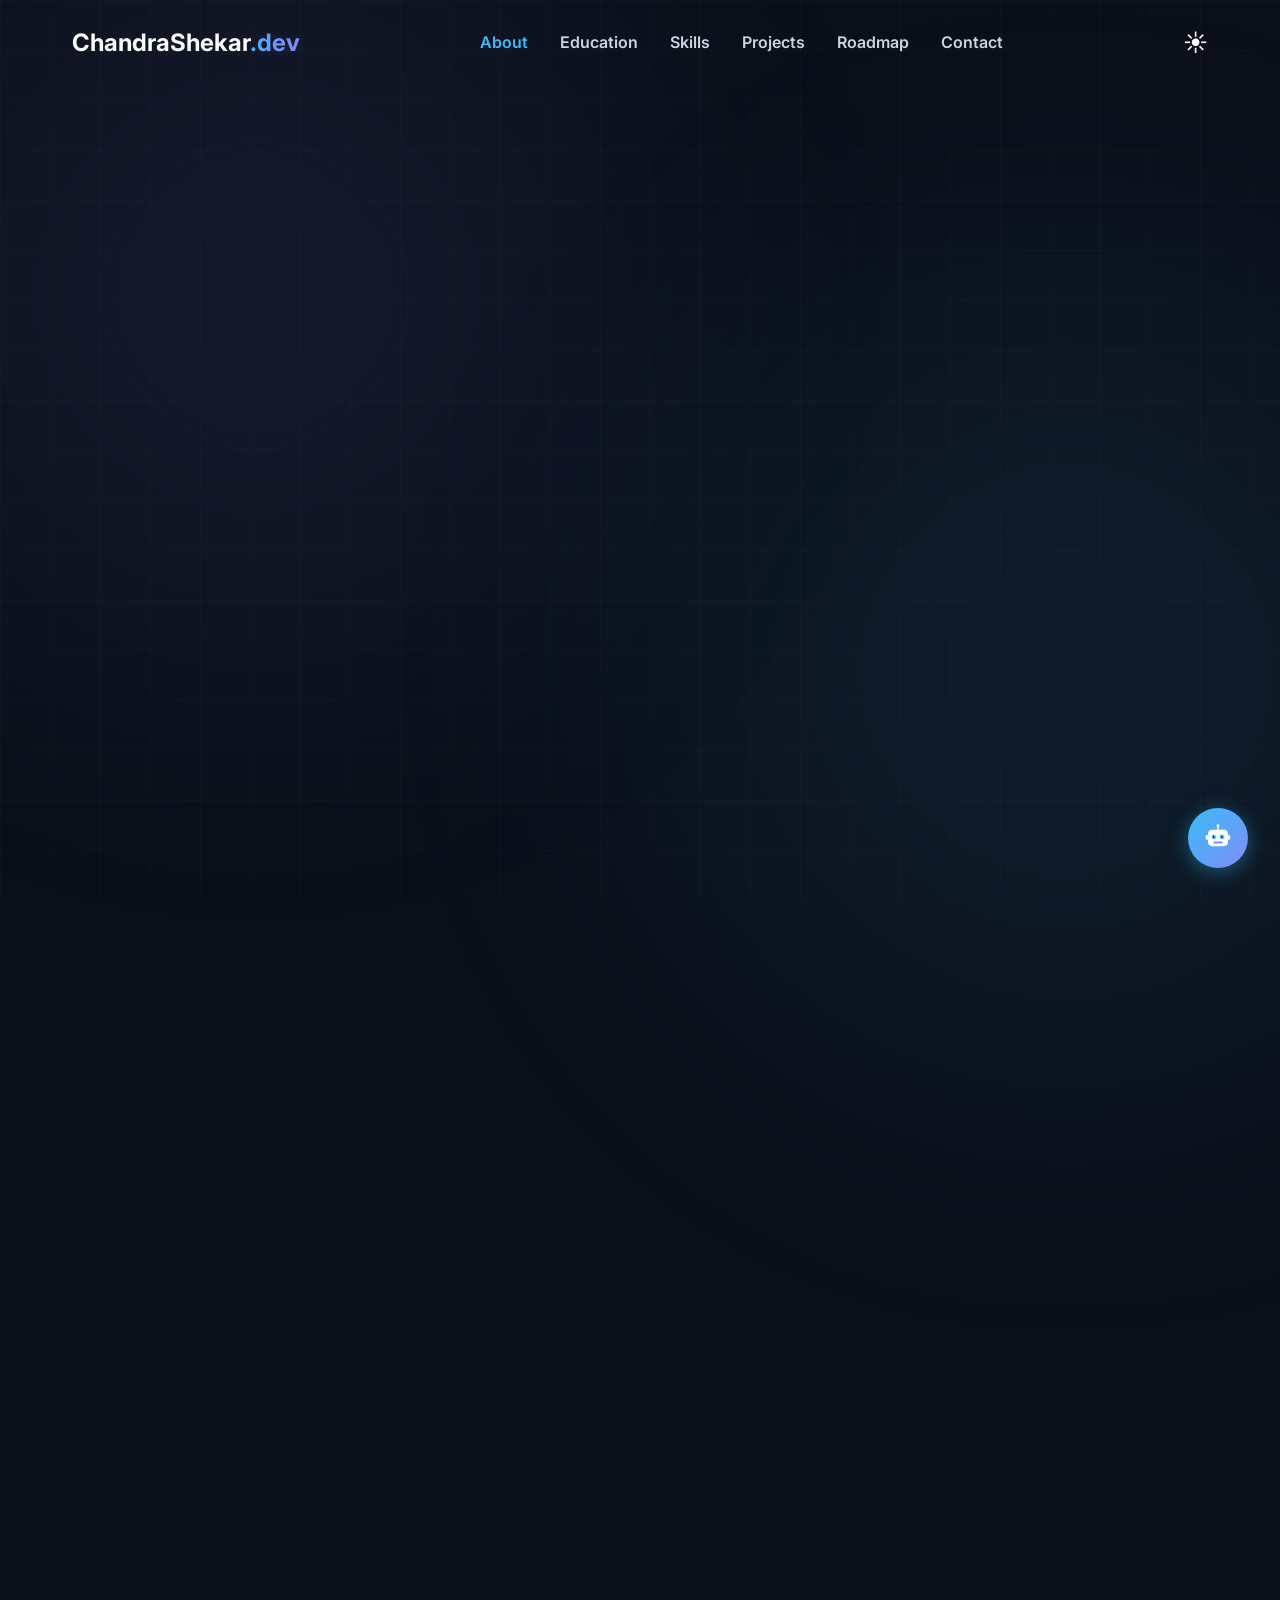
<file: index.html>
<!DOCTYPE html>
<html lang="en">
<head>
  <meta charset="UTF-8">
  <meta http-equiv="refresh" content="0; url=frontend/portfolio/index.html">
  <title>Chandra Shekar Sai Ram Boppana | Portfolio</title>
</head>
<body>
  <p>Redirecting to portfolio... <a href="frontend/portfolio/index.html">Click here if not redirected.</a></p>
</body>
</html>
</file>
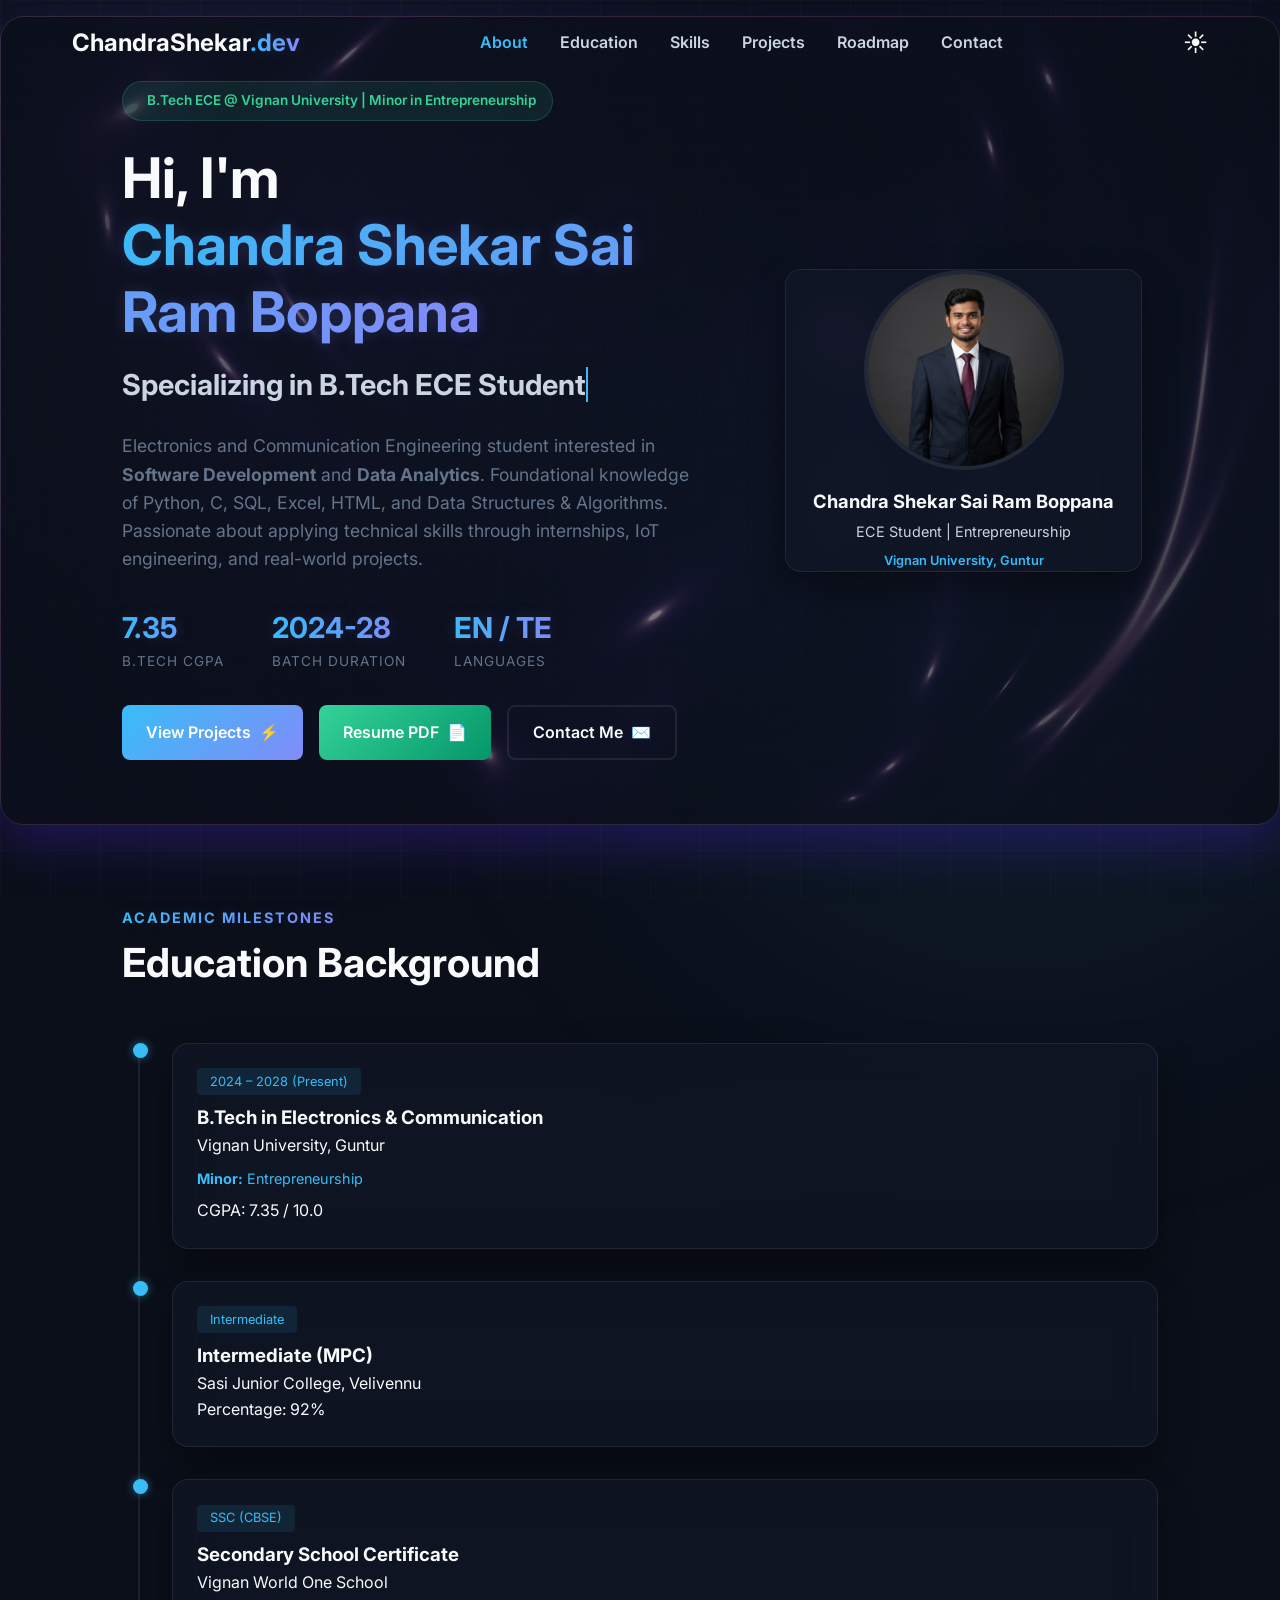
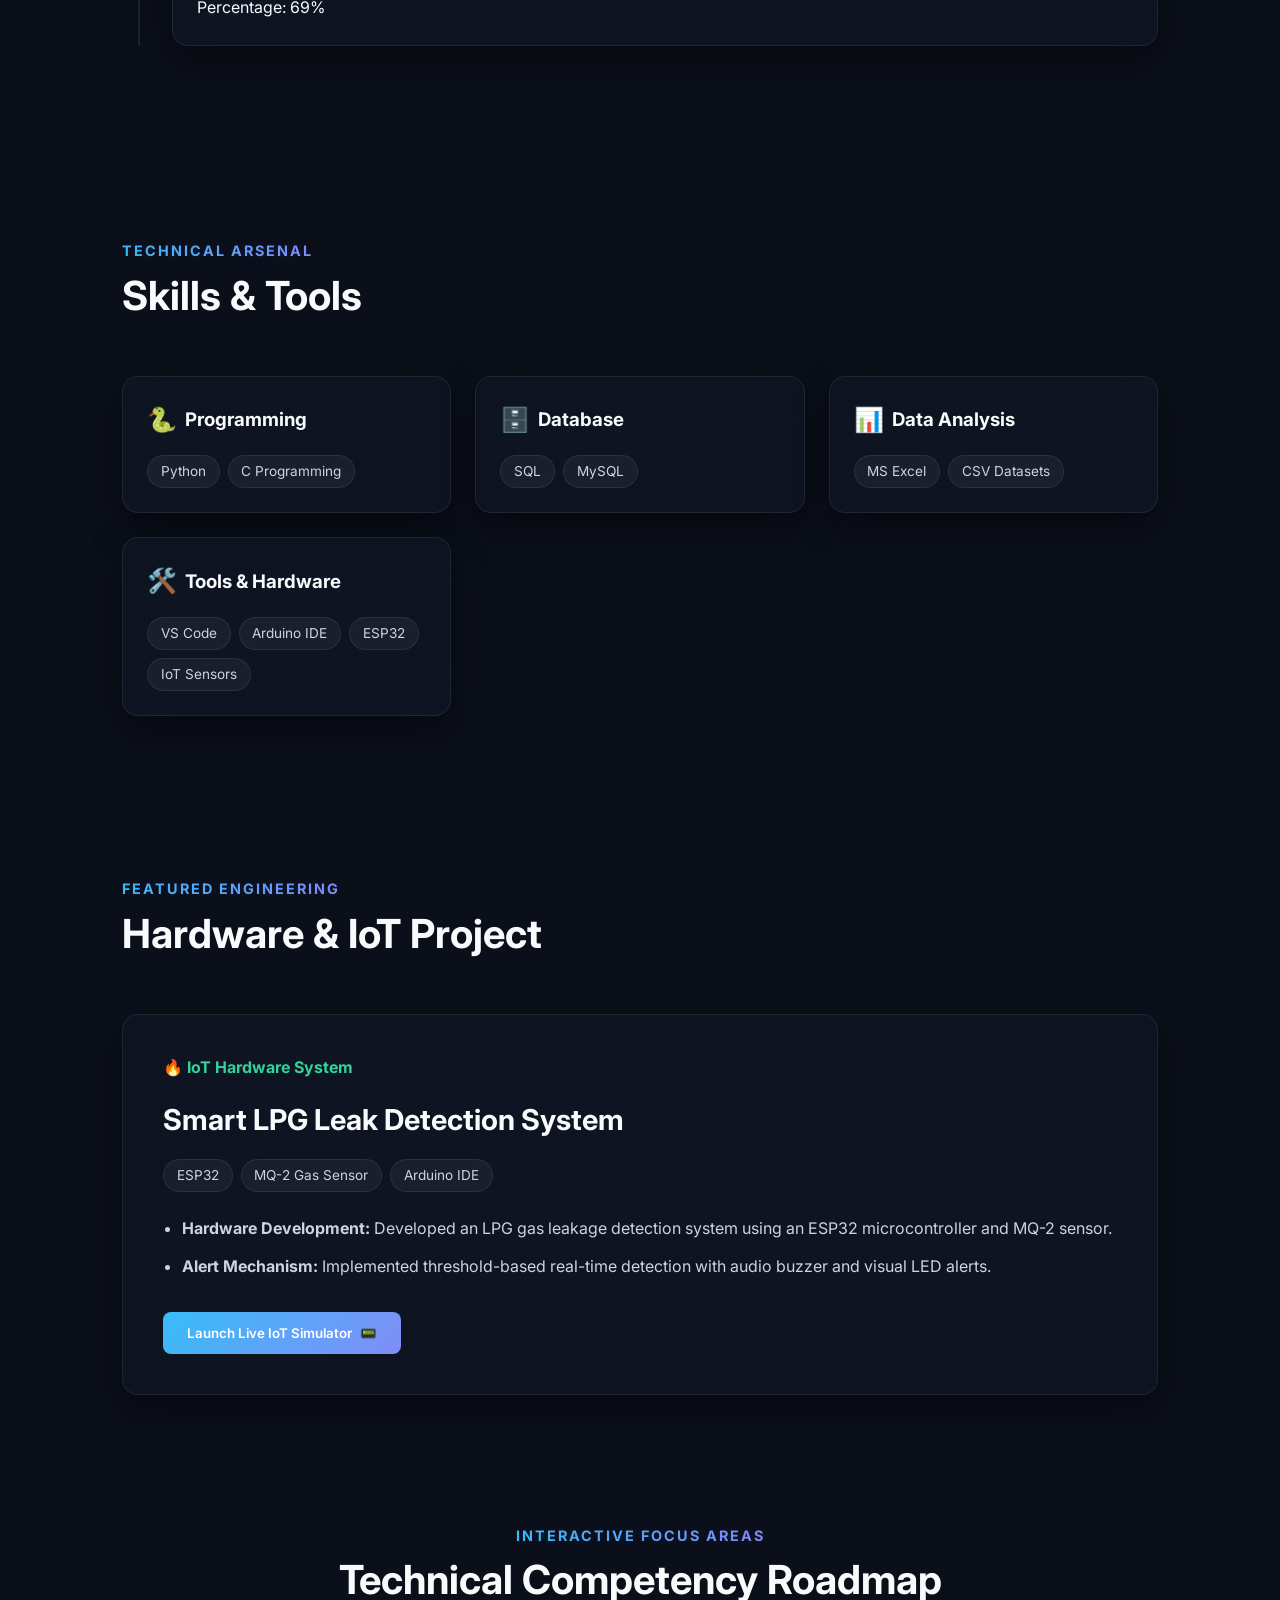
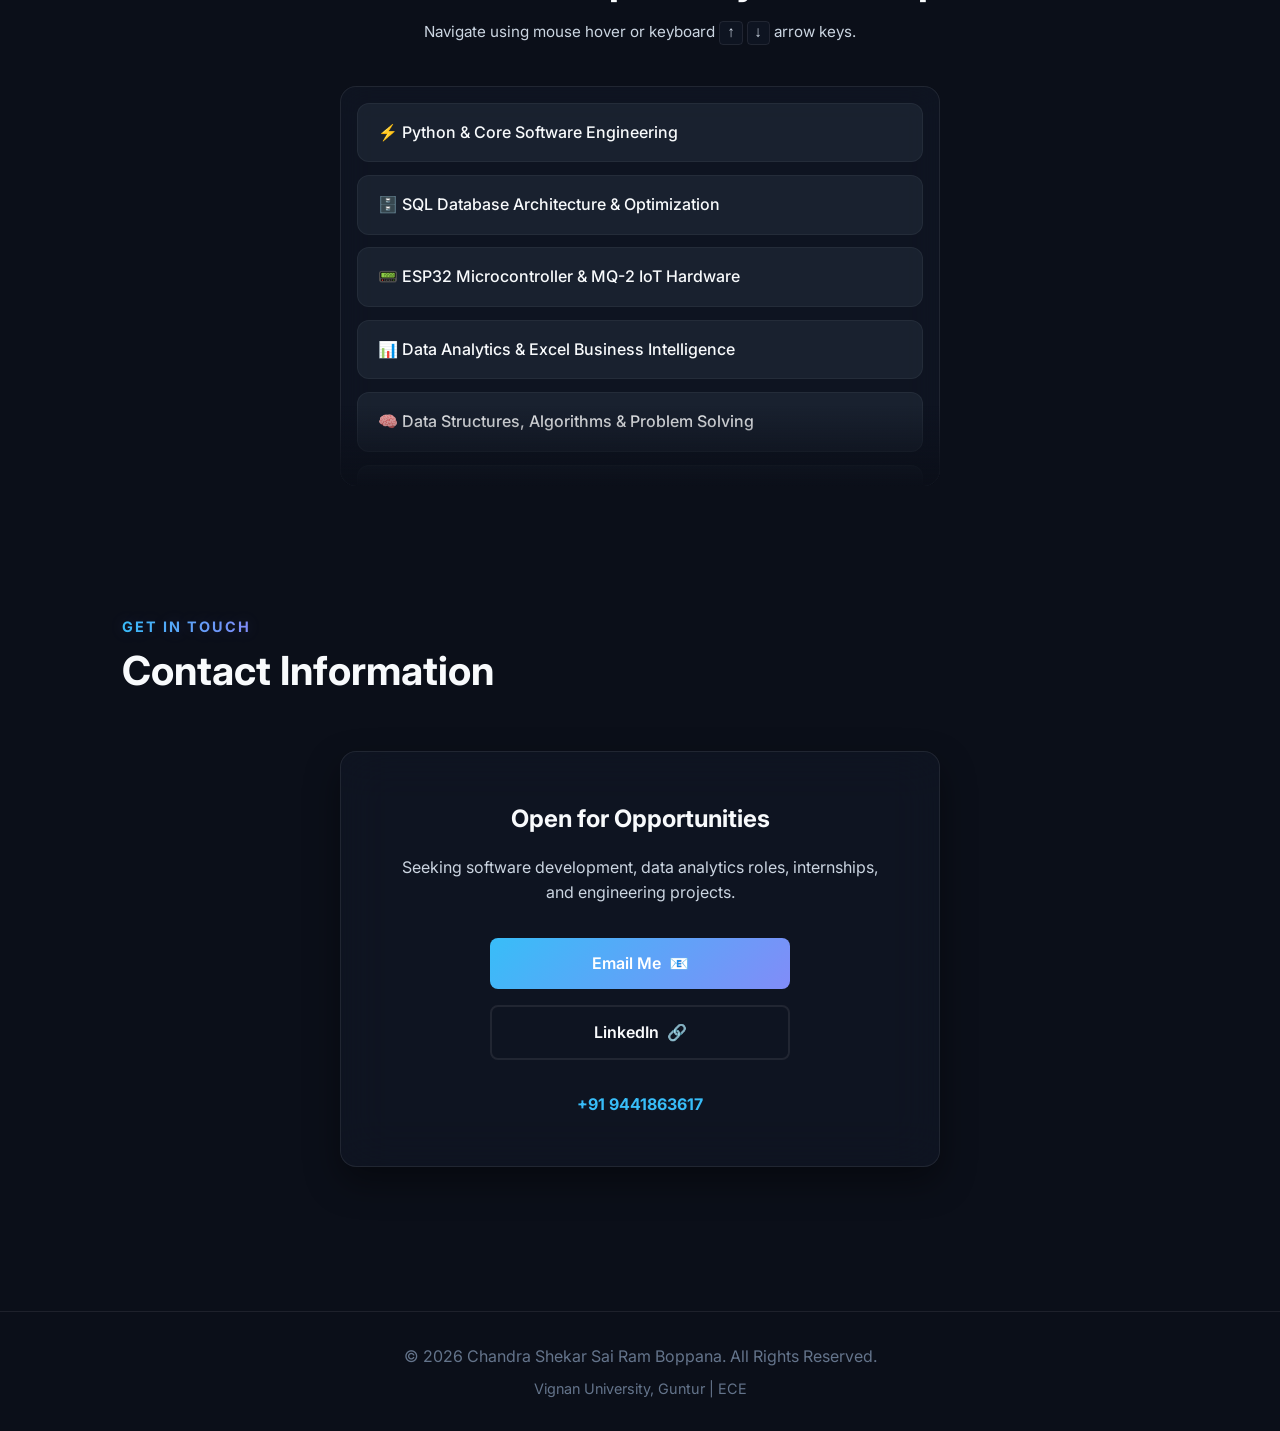
<file: frontend/index.html>
<!DOCTYPE html>
<html lang="en" data-theme="dark">
<head>
  <meta charset="UTF-8">
  <meta name="viewport" content="width=device-width, initial-scale=1.0">
  <title>Chandra Shekar Sai Ram Boppana | ECE Student & Developer</title>
  <meta name="description" content="Portfolio of Chandra Shekar Sai Ram Boppana - B.Tech ECE Student specializing in Software Development, Data Analytics, Python, SQL, and IoT.">
  <link rel="stylesheet" href="portfolio.css">
  <link rel="stylesheet" href="AnimatedList.css">
  <link rel="stylesheet" href="GlowCursor.css">
  <!-- Google Fonts for premium typography -->
  <link href="https://fonts.googleapis.com/css2?family=Inter:wght@300;400;600;700&family=JetBrains+Mono:wght@400;700&display=swap" rel="stylesheet">
</head>
<body>

  <!-- Animated Glowing Background -->
  <div class="grid-background"></div>

  <!-- Navbar Header -->
  <header>
    <div class="nav-container">
      <a href="#" class="logo-brand">
        <span class="logo-pulse"></span>
        <span>ChandraShekar<span class="gradient-text">.dev</span></span>
      </a>

      <nav>
        <ul class="nav-links">
          <li><a href="#about" class="nav-link active">About</a></li>
          <li><a href="#education" class="nav-link">Education</a></li>
          <li><a href="#skills" class="nav-link">Skills</a></li>
          <li><a href="#projects" class="nav-link">Projects</a></li>
          <li><a href="#learning" class="nav-link">Roadmap</a></li>
          <li><a href="#contact" class="nav-link">Contact</a></li>
        </ul>
      </nav>

      <div class="nav-actions">
        <button class="theme-toggle-btn" id="themeToggleBtn" title="Toggle Theme">
          <span id="themeIcon">☀️</span>
        </button>
      </div>
    </div>
  </header>

  <main>
    <!-- Hero / About Me Section with MoltenMetal Background -->
    <section id="about" class="hero-section reveal" style="position: relative; min-height: 600px; border-radius: 24px; overflow: hidden; padding: 4rem 0; margin-top: 1rem; border: 1px solid rgba(255, 159, 252, 0.15); box-shadow: 0 20px 50px rgba(82, 39, 255, 0.25);">
      <!-- MoltenMetal 600px Canvas Background -->
      <div id="moltenMetalContainer" style="position: absolute; top: 0; left: 0; width: 100%; height: 100%; z-index: 0; border-radius: 24px; overflow: hidden; opacity: 0.95;"></div>

      <!-- Subtle Dark Overlay for Maximum Contrast -->
      <div style="position: absolute; top: 0; left: 0; width: 100%; height: 100%; background: radial-gradient(circle at center, rgba(11, 15, 25, 0.45) 0%, rgba(11, 15, 25, 0.85) 100%); z-index: 1; pointer-events: none;"></div>

      <!-- Hero Grid Content Layered Above -->
      <div class="container hero-grid" style="position: relative; z-index: 2;">
        <div class="hero-content">
          <div class="hero-badge-pill">
            <span class="hero-badge-dot"></span>
            <span>B.Tech ECE @ Vignan University | Minor in Entrepreneurship</span>
          </div>

          <h1 class="hero-title">
            Hi, I'm <br>
            <span class="gradient-text">Chandra Shekar Sai Ram Boppana</span>
          </h1>

          <h2 class="hero-subtitle">
            Specializing in <span class="typing-text" id="typingText"></span>
          </h2>

          <p class="hero-bio">
            Electronics and Communication Engineering student interested in <strong>Software Development</strong> and <strong>Data Analytics</strong>. Foundational knowledge of Python, C, SQL, Excel, HTML, and Data Structures & Algorithms. Passionate about applying technical skills through internships, IoT engineering, and real-world projects.
          </p>

          <div class="hero-stats">
            <div class="stat-item">
              <span class="stat-value gradient-text">7.35</span>
              <span class="stat-label">B.Tech CGPA</span>
            </div>
            <div class="stat-item">
              <span class="stat-value gradient-text">2024-28</span>
              <span class="stat-label">Batch Duration</span>
            </div>
            <div class="stat-item">
              <span class="stat-value gradient-text">EN / TE</span>
              <span class="stat-label">Languages</span>
            </div>
          </div>

          <div class="hero-cta">
            <a href="#projects" class="btn btn-primary">
              <span>View Projects</span> <span>⚡</span>
            </a>
            <a href="assets/resume.pdf" target="_blank" class="btn btn-primary" style="background: linear-gradient(135deg, var(--accent-emerald) 0%, #059669 100%);">
              <span>Resume PDF</span> <span>📄</span>
            </a>
            <a href="#contact" class="btn btn-outline">
              <span>Contact Me</span> <span>✉️</span>
            </a>
          </div>
        </div>

        <div class="avatar-card-wrapper">
          <div class="avatar-glow-bg"></div>
          <div class="avatar-card glass-card">
            <div class="avatar-img-frame" style="width: 200px; height: 200px; margin: 0 auto; overflow: hidden; border-radius: 50%; border: 4px solid var(--border-color);">
              <img src="assets/profile_avatar.jpg" alt="Profile Picture" style="width: 100%; height: 100%; object-fit: cover;">
            </div>
            <div class="avatar-details" style="text-align: center; margin-top: 1.2rem;">
              <h3 style="color: var(--text-primary); font-size: 1.15rem; line-height: 1.4;">Chandra Shekar Sai Ram Boppana</h3>
              <p style="color: var(--text-secondary); font-size: 0.9rem; margin-top: 0.3rem;">ECE Student | Entrepreneurship</p>
              <div style="font-size: 0.8rem; color: var(--accent-cyan); margin-top: 0.5rem; font-weight: 600;">Vignan University, Guntur</div>
            </div>
          </div>
        </div>
      </div>
    </section>

    <!-- Education Section -->
    <section id="education" class="reveal">
      <div class="container">
        <div class="section-header">
          <span class="section-subtitle gradient-text">Academic Milestones</span>
          <h2 class="section-title">Education Background</h2>
        </div>

        <div class="timeline">
          <div class="timeline-item reveal">
            <div class="timeline-node"></div>
            <div class="timeline-content glass-card">
              <span class="timeline-tag">2024 – 2028 (Present)</span>
              <h3 class="timeline-title">B.Tech in Electronics & Communication</h3>
              <p class="timeline-institution">Vignan University, Guntur</p>
              <div style="color: var(--accent-cyan); font-size: 0.9rem; margin: 0.5rem 0;"><strong>Minor:</strong> Entrepreneurship</div>
              <div class="timeline-score"><span>CGPA: 7.35 / 10.0</span></div>
            </div>
          </div>

          <div class="timeline-item reveal">
            <div class="timeline-node"></div>
            <div class="timeline-content glass-card">
              <span class="timeline-tag">Intermediate</span>
              <h3 class="timeline-title">Intermediate (MPC)</h3>
              <p class="timeline-institution">Sasi Junior College, Velivennu</p>
              <div class="timeline-score"><span>Percentage: 92%</span></div>
            </div>
          </div>
          
          <div class="timeline-item reveal">
            <div class="timeline-node"></div>
            <div class="timeline-content glass-card">
              <span class="timeline-tag">SSC (CBSE)</span>
              <h3 class="timeline-title">Secondary School Certificate</h3>
              <p class="timeline-institution">Vignan World One School</p>
              <div class="timeline-score"><span>Percentage: 69%</span></div>
            </div>
          </div>
        </div>
      </div>
    </section>

    <!-- Technical Skills Section -->
    <section id="skills" class="reveal">
      <div class="container">
        <div class="section-header">
          <span class="section-subtitle gradient-text">Technical Arsenal</span>
          <h2 class="section-title">Skills & Tools</h2>
        </div>

        <div class="activities-grid">
          <div class="glass-card reveal" style="padding: 1.5rem;">
            <h3 style="display: flex; align-items: center; gap: 0.5rem; margin-bottom: 1rem;"><span style="color: #38bdf8; font-size: 1.5rem;">🐍</span> Programming</h3>
            <div class="tech-stack-pills">
              <span class="tech-pill">Python</span>
              <span class="tech-pill">C Programming</span>
            </div>
          </div>
          
          <div class="glass-card reveal" style="padding: 1.5rem;">
            <h3 style="display: flex; align-items: center; gap: 0.5rem; margin-bottom: 1rem;"><span style="color: #818CF8; font-size: 1.5rem;">🗄️</span> Database</h3>
            <div class="tech-stack-pills">
              <span class="tech-pill">SQL</span>
              <span class="tech-pill">MySQL</span>
            </div>
          </div>
          
          <div class="glass-card reveal" style="padding: 1.5rem;">
            <h3 style="display: flex; align-items: center; gap: 0.5rem; margin-bottom: 1rem;"><span style="color: #34D399; font-size: 1.5rem;">📊</span> Data Analysis</h3>
            <div class="tech-stack-pills">
              <span class="tech-pill">MS Excel</span>
              <span class="tech-pill">CSV Datasets</span>
            </div>
          </div>

          <div class="glass-card reveal" style="padding: 1.5rem;">
            <h3 style="display: flex; align-items: center; gap: 0.5rem; margin-bottom: 1rem;"><span style="color: #F59E0B; font-size: 1.5rem;">🛠️</span> Tools & Hardware</h3>
            <div class="tech-stack-pills">
              <span class="tech-pill">VS Code</span>
              <span class="tech-pill">Arduino IDE</span>
              <span class="tech-pill">ESP32</span>
              <span class="tech-pill">IoT Sensors</span>
            </div>
          </div>
        </div>
      </div>
    </section>

    <!-- Projects Section -->
    <section id="projects" class="reveal">
      <div class="container">
        <div class="section-header">
          <span class="section-subtitle gradient-text">Featured Engineering</span>
          <h2 class="section-title">Hardware & IoT Project</h2>
        </div>

        <div class="project-card glass-card reveal" style="padding: 2.5rem; display: flex; flex-wrap: wrap; gap: 2rem;" id="projectCard3D">
          <div class="project-details" style="flex: 1; min-width: 300px;">
            <span class="project-tag" data-translate-z="40" style="color: var(--accent-emerald); font-weight: bold; margin-bottom: 1rem; display: inline-block;">🔥 IoT Hardware System</span>
            <h3 class="project-title" data-translate-z="60" style="font-size: 1.8rem; margin-bottom: 1rem; color: var(--text-primary);">Smart LPG Leak Detection System</h3>
            
            <div class="tech-stack-pills" data-translate-z="45" style="margin-bottom: 1.5rem;">
              <span class="tech-pill">ESP32</span>
              <span class="tech-pill">MQ-2 Gas Sensor</span>
              <span class="tech-pill">Arduino IDE</span>
            </div>

            <ul class="project-features-list" data-translate-z="30" style="color: var(--text-secondary); margin-bottom: 2rem; line-height: 1.6; padding-left: 1.2rem;">
              <li style="margin-bottom: 0.8rem;"><strong>Hardware Development:</strong> Developed an LPG gas leakage detection system using an ESP32 microcontroller and MQ-2 sensor.</li>
              <li><strong>Alert Mechanism:</strong> Implemented threshold-based real-time detection with audio buzzer and visual LED alerts.</li>
            </ul>

            <button class="btn btn-primary" id="openSimBtn" data-translate-z="70" data-translate-x="10">
              <span>Launch Live IoT Simulator</span> <span>📟</span>
            </button>
          </div>
        </div>
      </div>
    </section>

    <!-- AnimatedList Showcase Section -->
    <section id="learning" class="reveal" style="padding: 3rem 0;">
      <div class="container">
        <div class="section-header" style="text-align: center; margin-bottom: 2.5rem;">
          <span class="section-subtitle gradient-text">Interactive Focus Areas</span>
          <h2 class="section-title">Technical Competency Roadmap</h2>
          <p style="color: var(--text-secondary); max-width: 600px; margin: 0.5rem auto 0 auto; font-size: 0.95rem;">
            Navigate using mouse hover or keyboard <kbd style="background: var(--bg-secondary); border: 1px solid var(--border-color); padding: 2px 6px; border-radius: 4px; font-family: monospace;">↑</kbd> <kbd style="background: var(--bg-secondary); border: 1px solid var(--border-color); padding: 2px 6px; border-radius: 4px; font-family: monospace;">↓</kbd> arrow keys.
          </p>
        </div>

        <div id="animatedListContainer"></div>
      </div>
    </section>

    <!-- Contact Section -->
    <section id="contact" class="reveal">
      <div class="container">
        <div class="section-header">
          <span class="section-subtitle gradient-text">Get In Touch</span>
          <h2 class="section-title">Contact Information</h2>
        </div>
        
        <div class="glass-card reveal" style="padding: 3rem; text-align: center; max-width: 600px; margin: 0 auto;">
          <h3 style="font-size: 1.5rem; color: var(--text-primary); margin-bottom: 1rem;">Open for Opportunities</h3>
          <p style="color: var(--text-secondary); margin-bottom: 2rem;">Seeking software development, data analytics roles, internships, and engineering projects.</p>
          
          <div style="display: flex; flex-direction: column; gap: 1rem; align-items: center;">
            <a href="mailto:chandra2642006@gmail.com" class="btn btn-primary" style="width: 100%; max-width: 300px; justify-content: center;">
              <span>Email Me</span> <span>📧</span>
            </a>
            <a href="https://linkedin.com/in/chandra-shekar-sai-ram-boppana-42166732a" target="_blank" class="btn btn-outline" style="width: 100%; max-width: 300px; justify-content: center;">
              <span>LinkedIn</span> <span>🔗</span>
            </a>
            <a href="tel:+919441863617" style="color: var(--accent-cyan); text-decoration: none; font-weight: bold; margin-top: 1rem;">+91 9441863617</a>
          </div>
        </div>
      </div>
    </section>
  </main>

  <footer style="text-align: center; padding: 2rem; color: var(--text-muted); border-top: 1px solid var(--border-color); margin-top: 4rem;">
    <div class="container">
      <p>© 2026 Chandra Shekar Sai Ram Boppana. All Rights Reserved.</p>
      <p style="font-size: 0.9rem; margin-top: 0.5rem;">Vignan University, Guntur | ECE</p>
    </div>
  </footer>

  <!-- IoT LPG Leak Sensor Simulator Modal -->
  <div class="modal-overlay" id="simModal">
    <div class="modal-container glass-card" style="width: 90%; max-width: 500px; padding: 2rem;">
      <div class="modal-header" style="display: flex; justify-content: space-between; align-items: center; margin-bottom: 1.5rem; border-bottom: 1px solid var(--border-color); padding-bottom: 1rem;">
        <h3 style="color: var(--text-primary); display: flex; align-items: center; gap: 0.5rem;">📟 ESP32 Simulator</h3>
        <button id="closeSimBtn" style="background: none; border: none; color: var(--text-primary); font-size: 1.5rem; cursor: pointer;">&times;</button>
      </div>

      <div class="modal-body">
        <div class="oled-display" style="background: #000; border: 2px solid #333; border-radius: 8px; padding: 1rem; font-family: 'JetBrains Mono', monospace; margin-bottom: 1.5rem;">
          <div style="color: #34D399; font-size: 0.8rem; display: flex; justify-content: space-between; border-bottom: 1px solid #34D399; padding-bottom: 0.5rem; margin-bottom: 1rem;">
            <span>TELEMETRY v2.1</span> <span>WIFI: 📶</span>
          </div>
          <div style="text-align: center; color: #34D399;">
            <div style="font-size: 0.75rem; color: #059669;">MQ-2 CONCENTRATION</div>
            <div id="oledPpmVal" style="font-size: 2.5rem; font-weight: bold; text-shadow: 0 0 10px rgba(52, 211, 153, 0.5);">250 PPM</div>
            <div id="oledStatusBadge" style="background: #34D399; color: #000; display: inline-block; padding: 0.2rem 1rem; border-radius: 4px; font-weight: bold; margin-top: 0.5rem;">NORMAL</div>
          </div>
        </div>

        <div class="sim-controls-panel">
          <div style="display: flex; justify-content: space-between; color: var(--text-primary); margin-bottom: 0.5rem; font-weight: bold;">
            <span>Simulate Gas Level</span>
            <span id="sliderPpmVal" style="color: var(--accent-cyan);">250 PPM</span>
          </div>
          <input type="range" id="gasSlider" style="width: 100%; accent-color: var(--accent-cyan);" min="0" max="2000" value="250" step="10">
        </div>
      </div>
    </div>
  </footer>

  <script src="assets/ogl.umd.js"></script>
  <script src="MoltenMetal.js"></script>
  <script src="AnimatedList.js"></script>
  <script src="GlowCursor.js"></script>
  <script src="ThreeDCard.js"></script>
  <script src="portfolio.js"></script>
</body>
</html>
</file>
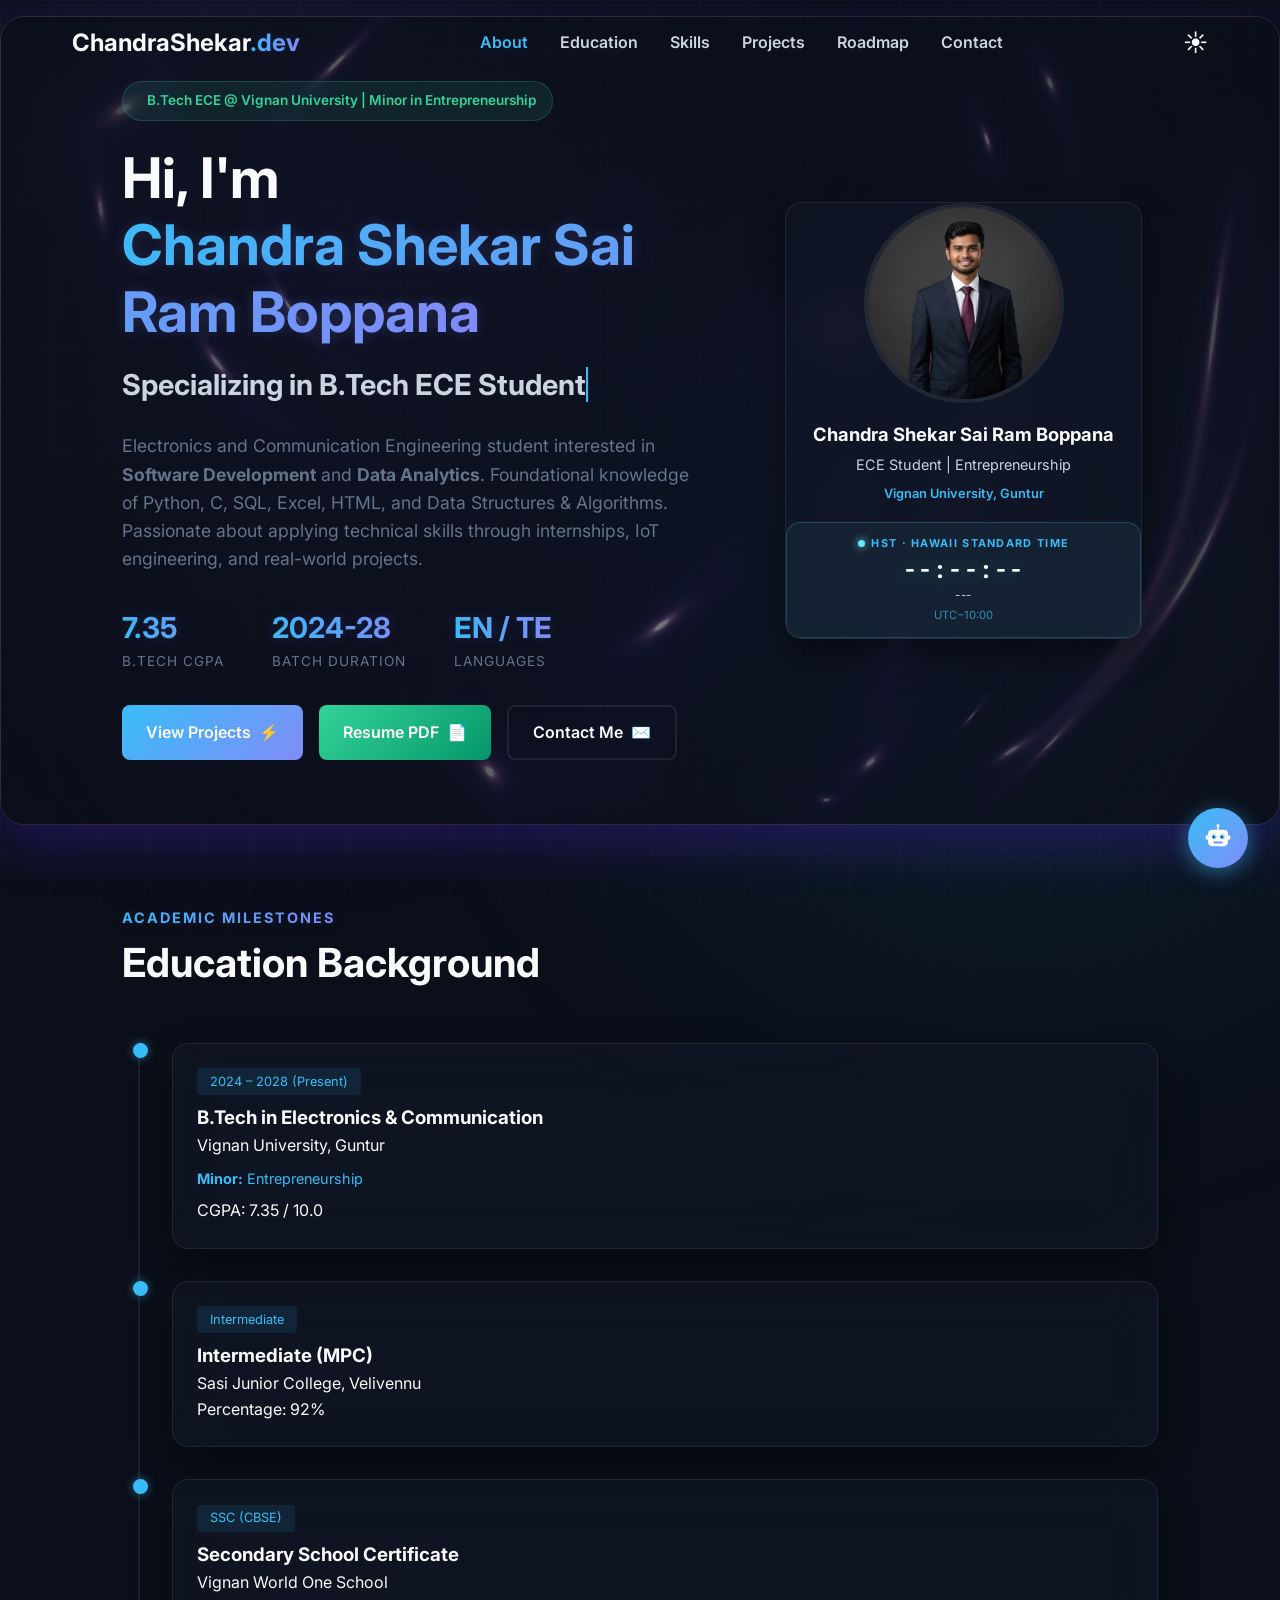
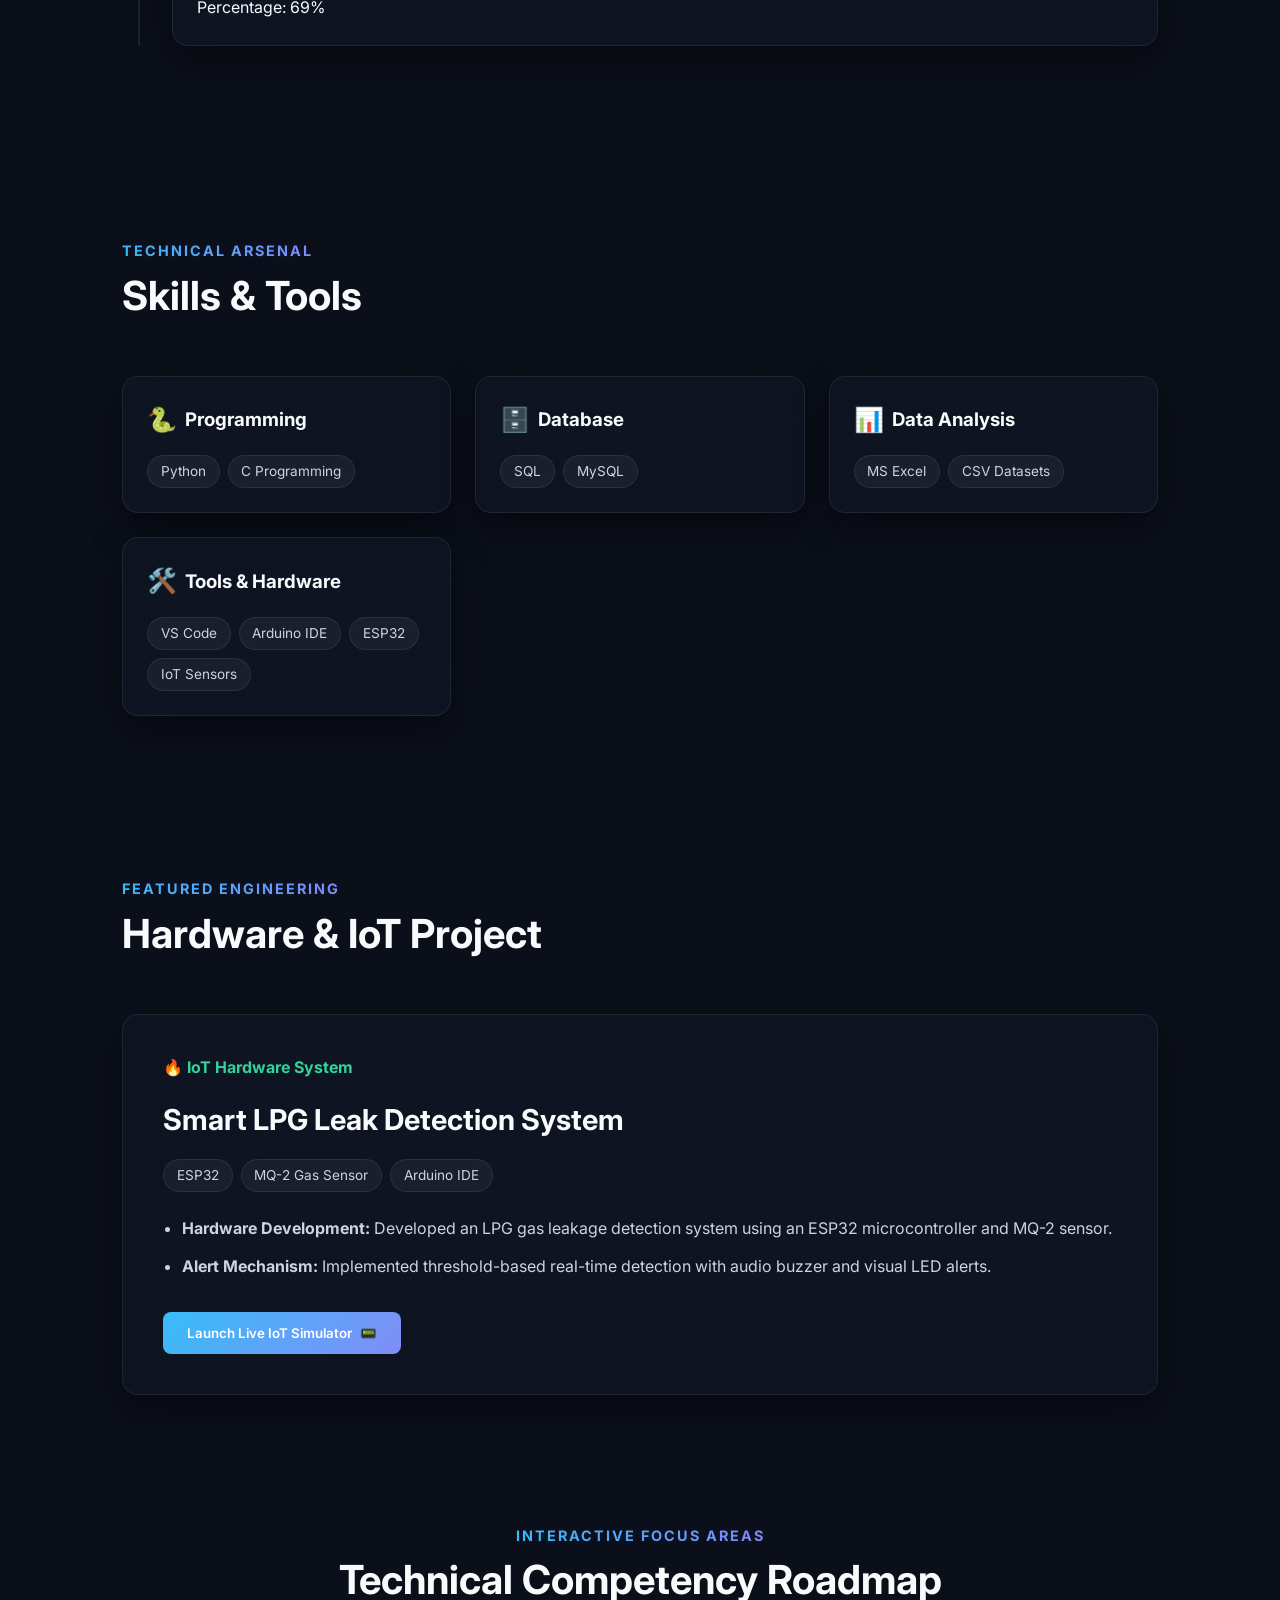
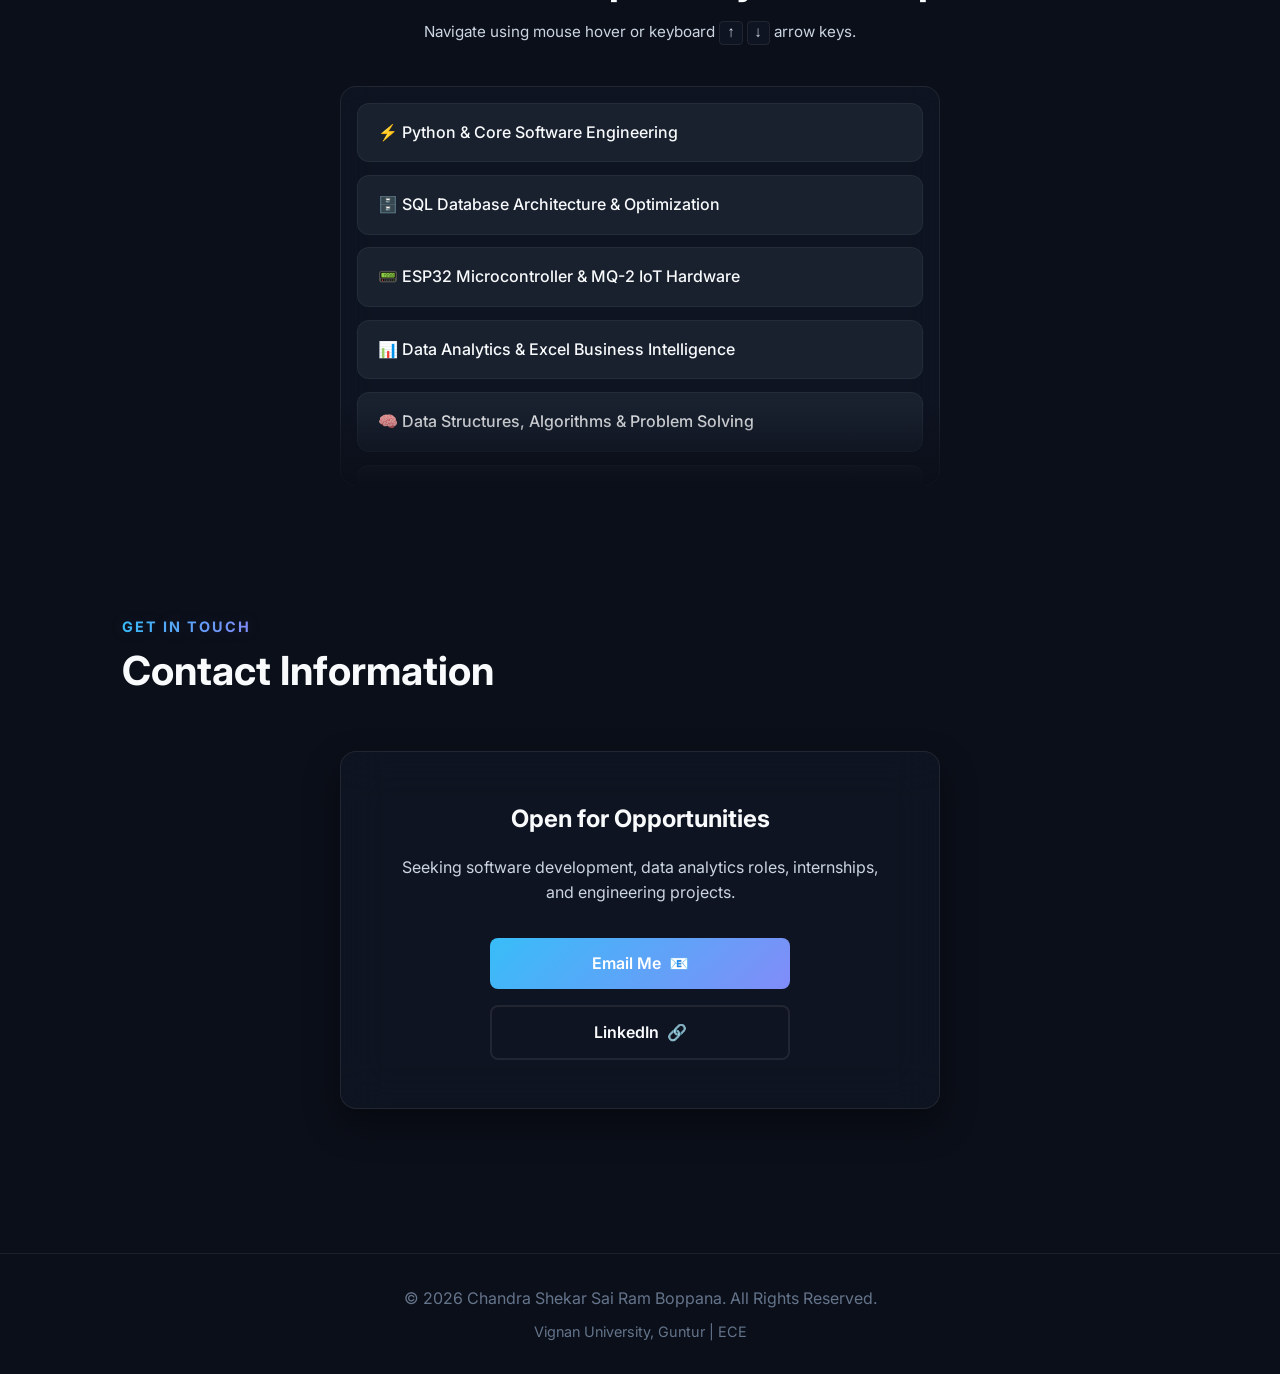
<file: frontend/portfolio/index.html>
<!DOCTYPE html>
<html lang="en" data-theme="dark">
<head>
  <meta charset="UTF-8">
  <meta name="viewport" content="width=device-width, initial-scale=1.0">
  <title>Chandra Shekar Sai Ram Boppana | ECE Student & Developer</title>
  <meta name="description" content="Portfolio of Chandra Shekar Sai Ram Boppana - B.Tech ECE Student specializing in Software Development, Data Analytics, Python, SQL, and IoT.">
  <link rel="stylesheet" href="portfolio.css">
  <link rel="stylesheet" href="AnimatedList.css">
  <link rel="stylesheet" href="GlowCursor.css">
  <!-- Google Fonts for premium typography -->
  <link href="https://fonts.googleapis.com/css2?family=Inter:wght@300;400;600;700&family=JetBrains+Mono:wght@400;700&display=swap" rel="stylesheet">
</head>
<body>

  <!-- Animated Glowing Background -->
  <div class="grid-background"></div>

  <!-- Navbar Header -->
  <header>
    <div class="nav-container">
      <a href="#" class="logo-brand">
        <span class="logo-pulse"></span>
        <span>ChandraShekar<span class="gradient-text">.dev</span></span>
      </a>

      <nav>
        <ul class="nav-links">
          <li><a href="#about" class="nav-link active">About</a></li>
          <li><a href="#education" class="nav-link">Education</a></li>
          <li><a href="#skills" class="nav-link">Skills</a></li>
          <li><a href="#projects" class="nav-link">Projects</a></li>
          <li><a href="#learning" class="nav-link">Roadmap</a></li>
          <li><a href="#contact" class="nav-link">Contact</a></li>
        </ul>
      </nav>

      <div class="nav-actions">
        <button class="theme-toggle-btn" id="themeToggleBtn" title="Toggle Theme">
          <span id="themeIcon">☀️</span>
        </button>
      </div>
    </div>
  </header>

  <main>
    <!-- Hero / About Me Section with MoltenMetal Background -->
    <section id="about" class="hero-section reveal" style="position: relative; min-height: 600px; border-radius: 24px; overflow: hidden; padding: 4rem 0; margin-top: 1rem; border: 1px solid rgba(255, 159, 252, 0.15); box-shadow: 0 20px 50px rgba(82, 39, 255, 0.25);">
      <!-- MoltenMetal 600px Canvas Background -->
      <div id="moltenMetalContainer" style="position: absolute; top: 0; left: 0; width: 100%; height: 100%; z-index: 0; border-radius: 24px; overflow: hidden; opacity: 0.95;"></div>

      <!-- Subtle Dark Overlay for Maximum Contrast -->
      <div style="position: absolute; top: 0; left: 0; width: 100%; height: 100%; background: radial-gradient(circle at center, rgba(11, 15, 25, 0.45) 0%, rgba(11, 15, 25, 0.85) 100%); z-index: 1; pointer-events: none;"></div>

      <!-- Hero Grid Content Layered Above -->
      <div class="container hero-grid" style="position: relative; z-index: 2;">
        <div class="hero-content">
          <div class="hero-badge-pill">
            <span class="hero-badge-dot"></span>
            <span>B.Tech ECE @ Vignan University | Minor in Entrepreneurship</span>
          </div>

          <h1 class="hero-title">
            Hi, I'm <br>
            <span class="gradient-text">Chandra Shekar Sai Ram Boppana</span>
          </h1>

          <h2 class="hero-subtitle">
            Specializing in <span class="typing-text" id="typingText"></span>
          </h2>

          <p class="hero-bio">
            Electronics and Communication Engineering student interested in <strong>Software Development</strong> and <strong>Data Analytics</strong>. Foundational knowledge of Python, C, SQL, Excel, HTML, and Data Structures & Algorithms. Passionate about applying technical skills through internships, IoT engineering, and real-world projects.
          </p>

          <div class="hero-stats">
            <div class="stat-item">
              <span class="stat-value gradient-text">7.35</span>
              <span class="stat-label">B.Tech CGPA</span>
            </div>
            <div class="stat-item">
              <span class="stat-value gradient-text">2024-28</span>
              <span class="stat-label">Batch Duration</span>
            </div>
            <div class="stat-item">
              <span class="stat-value gradient-text">EN / TE</span>
              <span class="stat-label">Languages</span>
            </div>
          </div>

          <div class="hero-cta">
            <a href="#projects" class="btn btn-primary">
              <span>View Projects</span> <span>⚡</span>
            </a>
            <a href="assets/resume.pdf" target="_blank" class="btn btn-primary" style="background: linear-gradient(135deg, var(--accent-emerald) 0%, #059669 100%);">
              <span>Resume PDF</span> <span>📄</span>
            </a>
            <a href="#contact" class="btn btn-outline">
              <span>Contact Me</span> <span>✉️</span>
            </a>
          </div>
        </div>

        <div class="avatar-card-wrapper">
          <div class="avatar-glow-bg"></div>
          <div class="avatar-card glass-card">
            <div class="avatar-img-frame" style="width: 200px; height: 200px; margin: 0 auto; overflow: hidden; border-radius: 50%; border: 4px solid var(--border-color);">
              <img src="assets/profile_avatar.jpg" alt="Profile Picture" style="width: 100%; height: 100%; object-fit: cover;">
            </div>
            <div class="avatar-details" style="text-align: center; margin-top: 1.2rem;">
              <h3 style="color: var(--text-primary); font-size: 1.15rem; line-height: 1.4;">Chandra Shekar Sai Ram Boppana</h3>
              <p style="color: var(--text-secondary); font-size: 0.9rem; margin-top: 0.3rem;">ECE Student | Entrepreneurship</p>
              <div style="font-size: 0.8rem; color: var(--accent-cyan); margin-top: 0.5rem; font-weight: 600;">Vignan University, Guntur</div>

              <!-- Live HST Clock Widget -->
              <div id="hstClockWidget" style="margin-top: 1.1rem; padding: 0.75rem 1rem; background: rgba(103, 232, 249, 0.06); border: 1px solid rgba(103, 232, 249, 0.2); border-radius: 14px; backdrop-filter: blur(8px);">
                <div style="display: flex; align-items: center; justify-content: center; gap: 0.4rem; margin-bottom: 0.35rem;">
                  <span style="display: inline-block; width: 7px; height: 7px; border-radius: 50%; background: #67E8F9; box-shadow: 0 0 8px #67E8F9; animation: hstPulse 1.4s ease-in-out infinite;"></span>
                  <span style="font-size: 0.68rem; color: var(--accent-cyan); letter-spacing: 0.12em; font-weight: 700; text-transform: uppercase;">HST · Hawaii Standard Time</span>
                </div>
                <div id="hstTime" style="font-family: 'JetBrains Mono', monospace; font-size: 1.45rem; font-weight: 700; color: #fff; letter-spacing: 0.05em; text-shadow: 0 0 18px rgba(103,232,249,0.6); line-height: 1;">--:--:--</div>
                <div id="hstDate" style="font-size: 0.72rem; color: var(--text-secondary); margin-top: 0.3rem; letter-spacing: 0.04em;">---</div>
                <div id="hstPeriod" style="font-size: 0.7rem; color: var(--accent-cyan); opacity: 0.7; margin-top: 0.15rem;">UTC−10:00</div>
              </div>
            </div>
          </div>
        </div>
      </div>
    </section>

    <!-- Education Section -->
    <section id="education" class="reveal">
      <div class="container">
        <div class="section-header">
          <span class="section-subtitle gradient-text">Academic Milestones</span>
          <h2 class="section-title">Education Background</h2>
        </div>

        <div class="timeline">
          <div class="timeline-item reveal">
            <div class="timeline-node"></div>
            <div class="timeline-content glass-card">
              <span class="timeline-tag">2024 – 2028 (Present)</span>
              <h3 class="timeline-title">B.Tech in Electronics & Communication</h3>
              <p class="timeline-institution">Vignan University, Guntur</p>
              <div style="color: var(--accent-cyan); font-size: 0.9rem; margin: 0.5rem 0;"><strong>Minor:</strong> Entrepreneurship</div>
              <div class="timeline-score"><span>CGPA: 7.35 / 10.0</span></div>
            </div>
          </div>

          <div class="timeline-item reveal">
            <div class="timeline-node"></div>
            <div class="timeline-content glass-card">
              <span class="timeline-tag">Intermediate</span>
              <h3 class="timeline-title">Intermediate (MPC)</h3>
              <p class="timeline-institution">Sasi Junior College, Velivennu</p>
              <div class="timeline-score"><span>Percentage: 92%</span></div>
            </div>
          </div>
          
          <div class="timeline-item reveal">
            <div class="timeline-node"></div>
            <div class="timeline-content glass-card">
              <span class="timeline-tag">SSC (CBSE)</span>
              <h3 class="timeline-title">Secondary School Certificate</h3>
              <p class="timeline-institution">Vignan World One School</p>
              <div class="timeline-score"><span>Percentage: 69%</span></div>
            </div>
          </div>
        </div>
      </div>
    </section>

    <!-- Technical Skills Section -->
    <section id="skills" class="reveal">
      <div class="container">
        <div class="section-header">
          <span class="section-subtitle gradient-text">Technical Arsenal</span>
          <h2 class="section-title">Skills & Tools</h2>
        </div>

        <div class="activities-grid">
          <div class="glass-card reveal" style="padding: 1.5rem;">
            <h3 style="display: flex; align-items: center; gap: 0.5rem; margin-bottom: 1rem;"><span style="color: #38bdf8; font-size: 1.5rem;">🐍</span> Programming</h3>
            <div class="tech-stack-pills">
              <span class="tech-pill">Python</span>
              <span class="tech-pill">C Programming</span>
            </div>
          </div>
          
          <div class="glass-card reveal" style="padding: 1.5rem;">
            <h3 style="display: flex; align-items: center; gap: 0.5rem; margin-bottom: 1rem;"><span style="color: #818CF8; font-size: 1.5rem;">🗄️</span> Database</h3>
            <div class="tech-stack-pills">
              <span class="tech-pill">SQL</span>
              <span class="tech-pill">MySQL</span>
            </div>
          </div>
          
          <div class="glass-card reveal" style="padding: 1.5rem;">
            <h3 style="display: flex; align-items: center; gap: 0.5rem; margin-bottom: 1rem;"><span style="color: #34D399; font-size: 1.5rem;">📊</span> Data Analysis</h3>
            <div class="tech-stack-pills">
              <span class="tech-pill">MS Excel</span>
              <span class="tech-pill">CSV Datasets</span>
            </div>
          </div>

          <div class="glass-card reveal" style="padding: 1.5rem;">
            <h3 style="display: flex; align-items: center; gap: 0.5rem; margin-bottom: 1rem;"><span style="color: #F59E0B; font-size: 1.5rem;">🛠️</span> Tools & Hardware</h3>
            <div class="tech-stack-pills">
              <span class="tech-pill">VS Code</span>
              <span class="tech-pill">Arduino IDE</span>
              <span class="tech-pill">ESP32</span>
              <span class="tech-pill">IoT Sensors</span>
            </div>
          </div>
        </div>
      </div>
    </section>

    <!-- Projects Section -->
    <section id="projects" class="reveal">
      <div class="container">
        <div class="section-header">
          <span class="section-subtitle gradient-text">Featured Engineering</span>
          <h2 class="section-title">Hardware & IoT Project</h2>
        </div>

        <div class="project-card glass-card reveal" style="padding: 2.5rem; display: flex; flex-wrap: wrap; gap: 2rem;" id="projectCard3D">
          <div class="project-details" style="flex: 1; min-width: 300px;">
            <span class="project-tag" data-translate-z="40" style="color: var(--accent-emerald); font-weight: bold; margin-bottom: 1rem; display: inline-block;">🔥 IoT Hardware System</span>
            <h3 class="project-title" data-translate-z="60" style="font-size: 1.8rem; margin-bottom: 1rem; color: var(--text-primary);">Smart LPG Leak Detection System</h3>
            
            <div class="tech-stack-pills" data-translate-z="45" style="margin-bottom: 1.5rem;">
              <span class="tech-pill">ESP32</span>
              <span class="tech-pill">MQ-2 Gas Sensor</span>
              <span class="tech-pill">Arduino IDE</span>
            </div>

            <ul class="project-features-list" data-translate-z="30" style="color: var(--text-secondary); margin-bottom: 2rem; line-height: 1.6; padding-left: 1.2rem;">
              <li style="margin-bottom: 0.8rem;"><strong>Hardware Development:</strong> Developed an LPG gas leakage detection system using an ESP32 microcontroller and MQ-2 sensor.</li>
              <li><strong>Alert Mechanism:</strong> Implemented threshold-based real-time detection with audio buzzer and visual LED alerts.</li>
            </ul>

            <button class="btn btn-primary" id="openSimBtn" data-translate-z="70" data-translate-x="10">
              <span>Launch Live IoT Simulator</span> <span>📟</span>
            </button>
          </div>
        </div>
      </div>
    </section>

    <!-- AnimatedList Showcase Section -->
    <section id="learning" class="reveal" style="padding: 3rem 0;">
      <div class="container">
        <div class="section-header" style="text-align: center; margin-bottom: 2.5rem;">
          <span class="section-subtitle gradient-text">Interactive Focus Areas</span>
          <h2 class="section-title">Technical Competency Roadmap</h2>
          <p style="color: var(--text-secondary); max-width: 600px; margin: 0.5rem auto 0 auto; font-size: 0.95rem;">
            Navigate using mouse hover or keyboard <kbd style="background: var(--bg-secondary); border: 1px solid var(--border-color); padding: 2px 6px; border-radius: 4px; font-family: monospace;">↑</kbd> <kbd style="background: var(--bg-secondary); border: 1px solid var(--border-color); padding: 2px 6px; border-radius: 4px; font-family: monospace;">↓</kbd> arrow keys.
          </p>
        </div>

        <div id="animatedListContainer"></div>
      </div>
    </section>

    <!-- Contact Section -->
    <section id="contact" class="reveal">
      <div class="container">
        <div class="section-header">
          <span class="section-subtitle gradient-text">Get In Touch</span>
          <h2 class="section-title">Contact Information</h2>
        </div>
        
        <div class="glass-card reveal" style="padding: 3rem; text-align: center; max-width: 600px; margin: 0 auto;">
          <h3 style="font-size: 1.5rem; color: var(--text-primary); margin-bottom: 1rem;">Open for Opportunities</h3>
          <p style="color: var(--text-secondary); margin-bottom: 2rem;">Seeking software development, data analytics roles, internships, and engineering projects.</p>
          
          <div style="display: flex; flex-direction: column; gap: 1rem; align-items: center;">
            <a href="mailto:chandra2642006@gmail.com" class="btn btn-primary" style="width: 100%; max-width: 300px; justify-content: center;">
              <span>Email Me</span> <span>📧</span>
            </a>
            <a href="https://linkedin.com/in/chandra-shekar-sai-ram-boppana-42166732a" target="_blank" class="btn btn-outline" style="width: 100%; max-width: 300px; justify-content: center;">
              <span>LinkedIn</span> <span>🔗</span>
            </a>

          </div>
        </div>
      </div>
    </section>
  </main>

  <footer style="text-align: center; padding: 2rem; color: var(--text-muted); border-top: 1px solid var(--border-color); margin-top: 4rem;">
    <div class="container">
      <p>© 2026 Chandra Shekar Sai Ram Boppana. All Rights Reserved.</p>
      <p style="font-size: 0.9rem; margin-top: 0.5rem;">Vignan University, Guntur | ECE</p>
    </div>
  </footer>

  <!-- IoT LPG Leak Sensor Simulator Modal -->
  <div class="modal-overlay" id="simModal">
    <div class="modal-container glass-card" style="width: 90%; max-width: 500px; padding: 2rem;">
      <div class="modal-header" style="display: flex; justify-content: space-between; align-items: center; margin-bottom: 1.5rem; border-bottom: 1px solid var(--border-color); padding-bottom: 1rem;">
        <h3 style="color: var(--text-primary); display: flex; align-items: center; gap: 0.5rem;">📟 ESP32 Simulator</h3>
        <button id="closeSimBtn" style="background: none; border: none; color: var(--text-primary); font-size: 1.5rem; cursor: pointer;">&times;</button>
      </div>

      <div class="modal-body">
        <div class="oled-display" style="background: #000; border: 2px solid #333; border-radius: 8px; padding: 1rem; font-family: 'JetBrains Mono', monospace; margin-bottom: 1.5rem;">
          <div style="color: #34D399; font-size: 0.8rem; display: flex; justify-content: space-between; border-bottom: 1px solid #34D399; padding-bottom: 0.5rem; margin-bottom: 1rem;">
            <span>TELEMETRY v2.1</span> <span>WIFI: 📶</span>
          </div>
          <div style="text-align: center; color: #34D399;">
            <div style="font-size: 0.75rem; color: #059669;">MQ-2 CONCENTRATION</div>
            <div id="oledPpmVal" style="font-size: 2.5rem; font-weight: bold; text-shadow: 0 0 10px rgba(52, 211, 153, 0.5);">250 PPM</div>
            <div id="oledStatusBadge" style="background: #34D399; color: #000; display: inline-block; padding: 0.2rem 1rem; border-radius: 4px; font-weight: bold; margin-top: 0.5rem;">NORMAL</div>
          </div>
        </div>

        <div class="sim-controls-panel">
          <div style="display: flex; justify-content: space-between; color: var(--text-primary); margin-bottom: 0.5rem; font-weight: bold;">
            <span>Simulate Gas Level</span>
            <span id="sliderPpmVal" style="color: var(--accent-cyan);">250 PPM</span>
          </div>
          <input type="range" id="gasSlider" style="width: 100%; accent-color: var(--accent-cyan);" min="0" max="2000" value="250" step="10">
        </div>
      </div>
    </div>
  </div>

  <script src="assets/ogl.umd.js"></script>
  <script src="MoltenMetal.js"></script>
  <script src="AnimatedList.js"></script>
  <script src="GlowCursor.js"></script>
  <script src="ThreeDCard.js"></script>
  <script src="portfolio.js"></script>
  <script src="gemini-chat.js"></script>
</body>
</html>
</file>
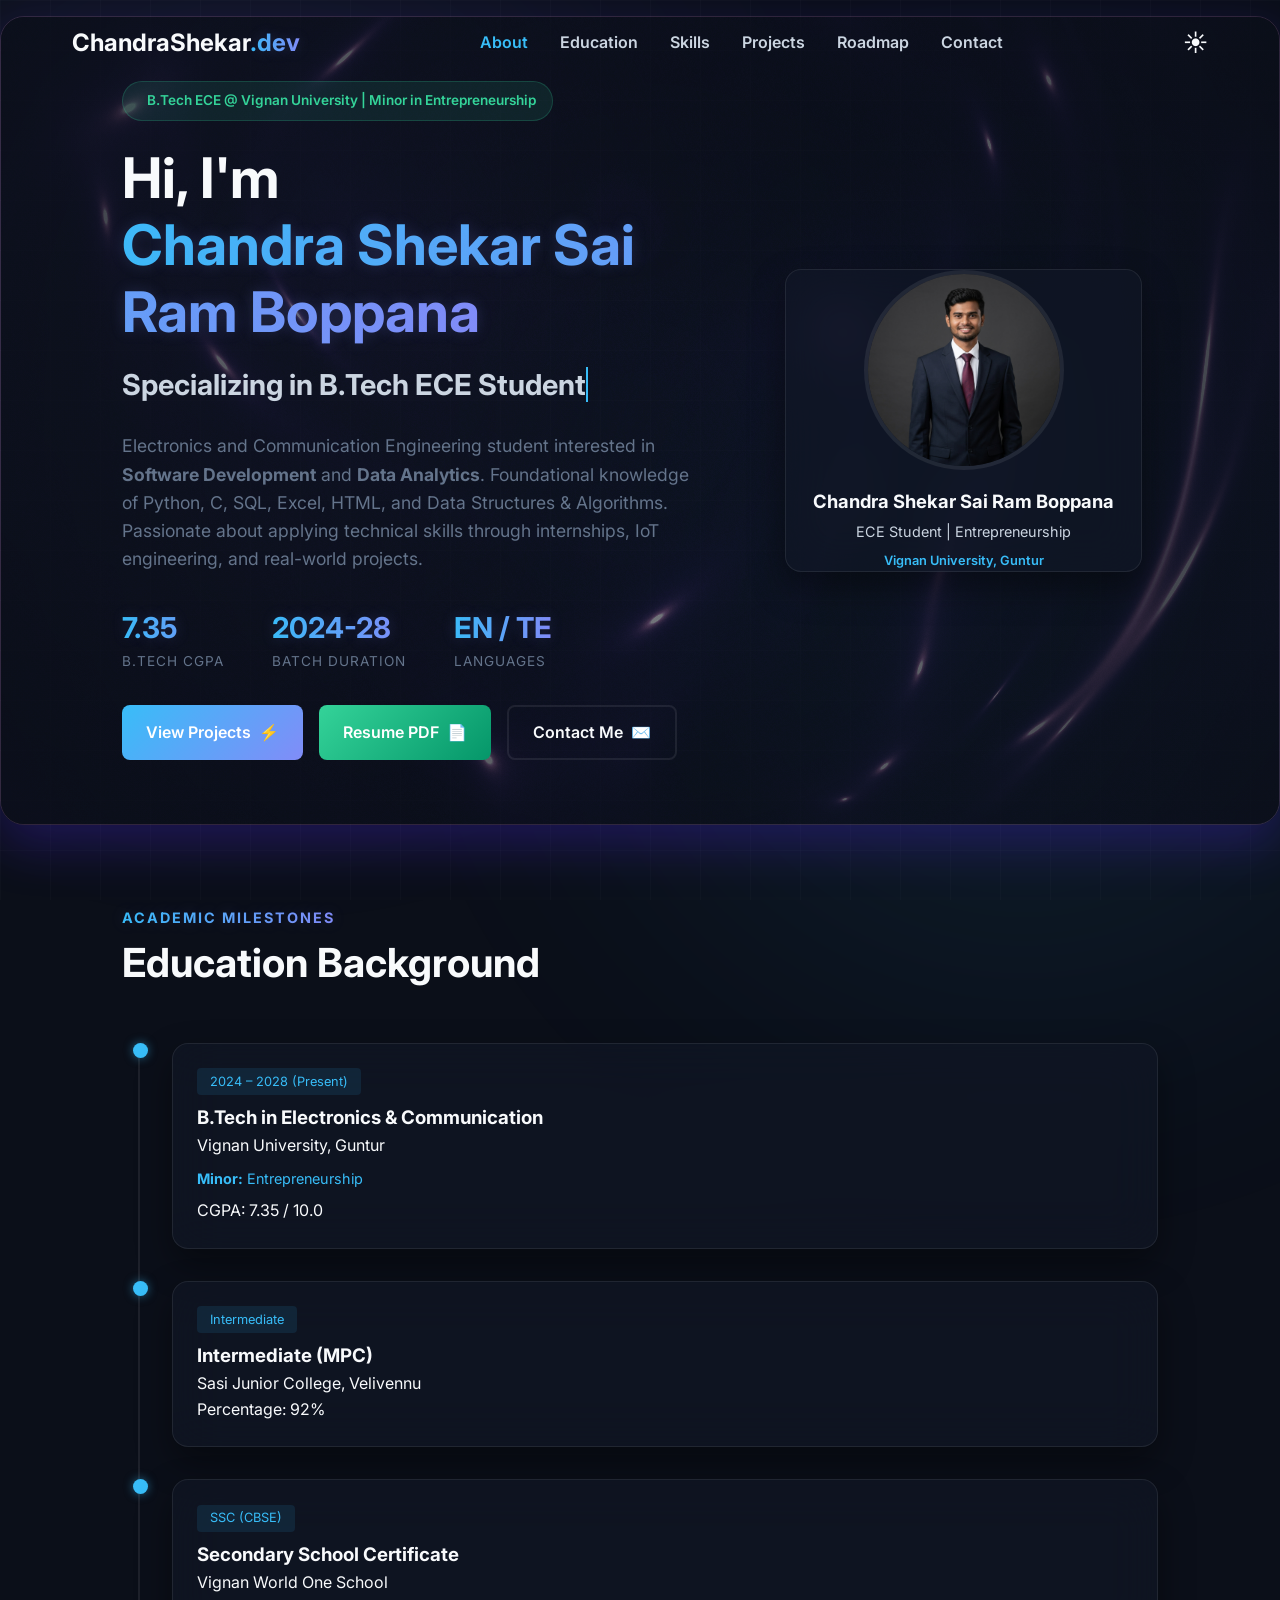
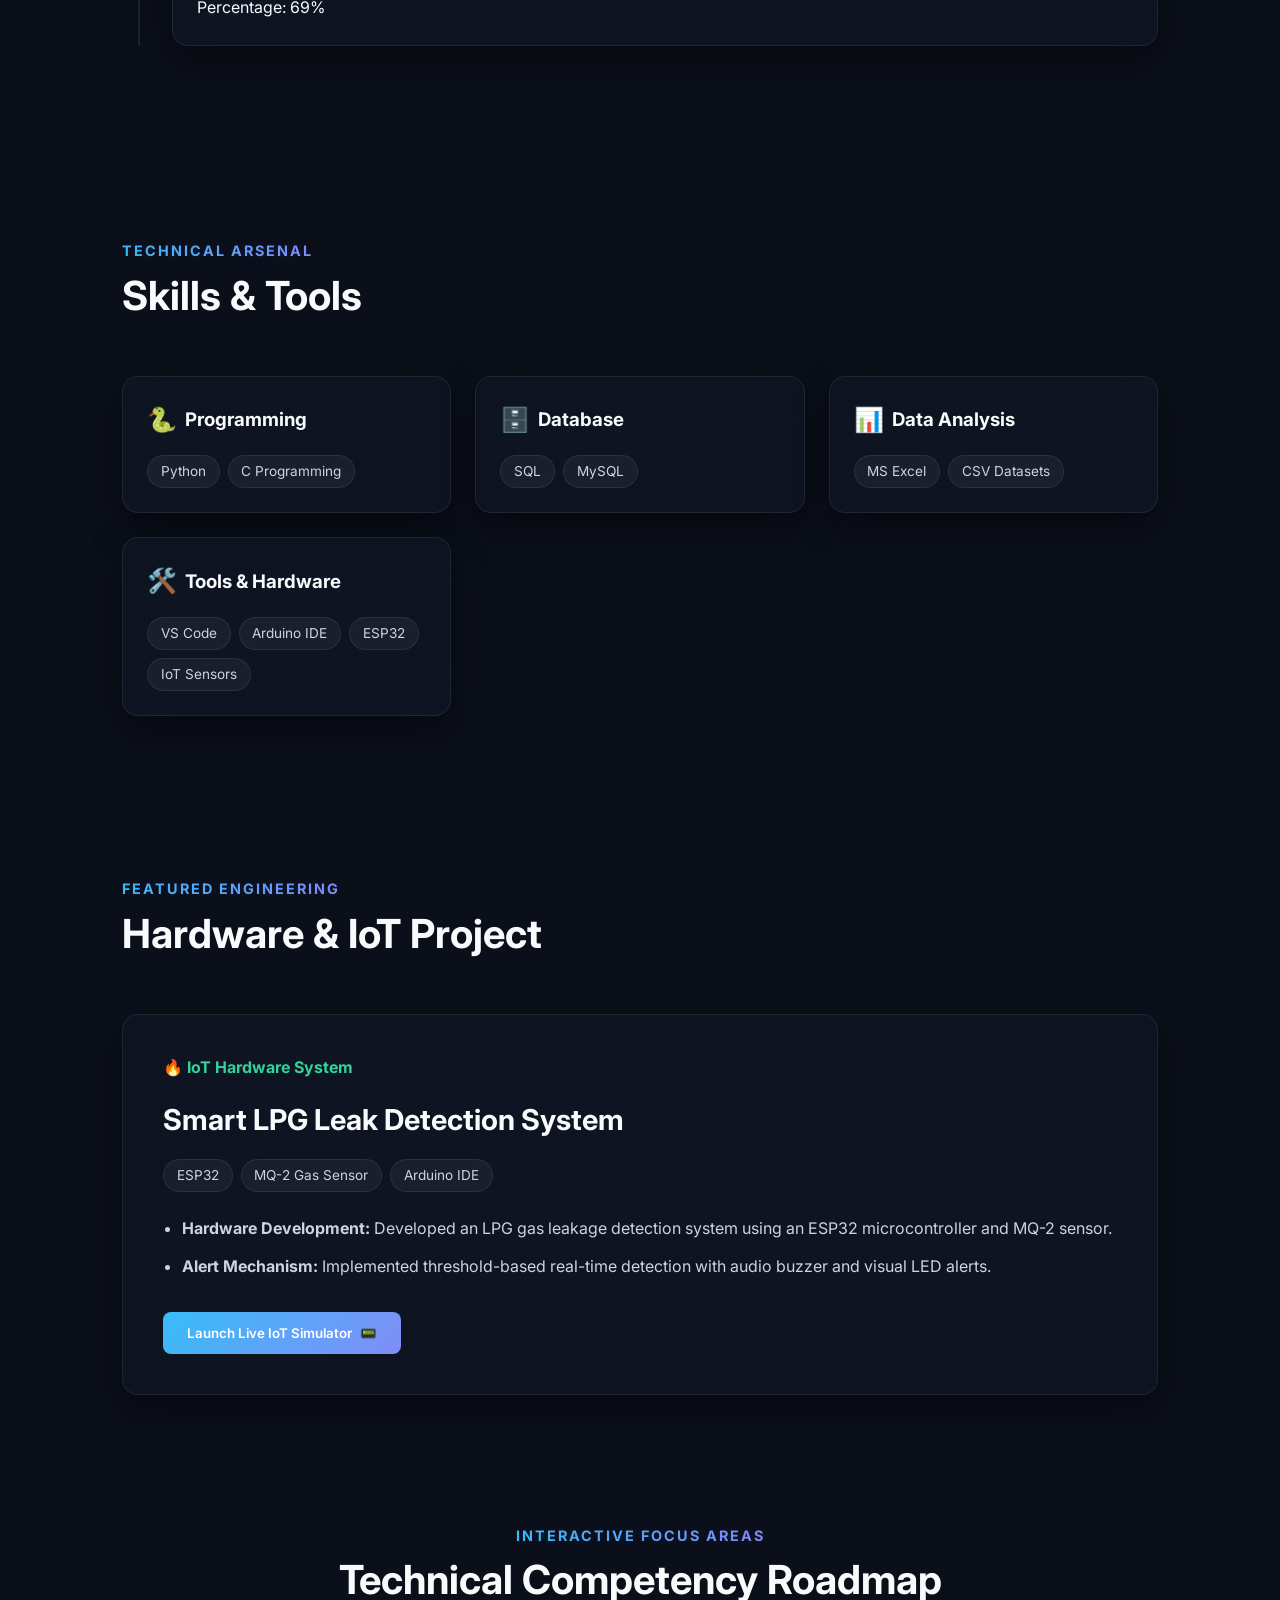
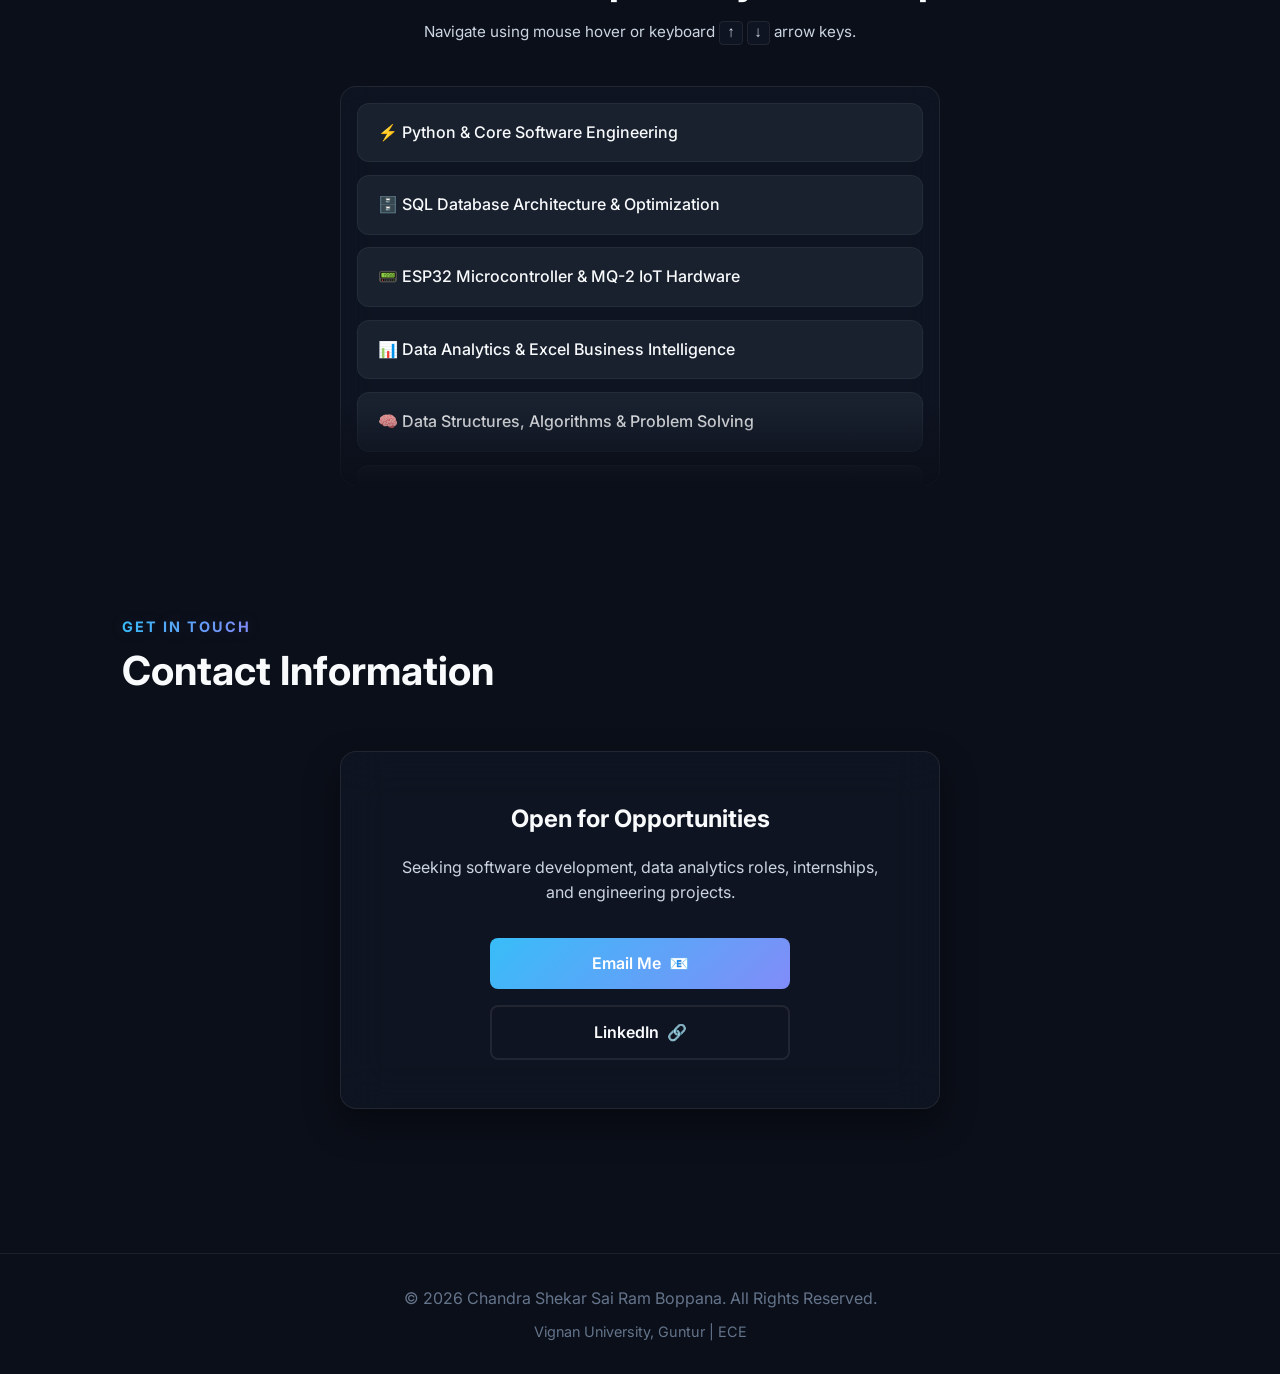
<file: frontend/portfolio.html>
<!DOCTYPE html>
<html lang="en" data-theme="dark">
<head>
  <meta charset="UTF-8">
  <meta name="viewport" content="width=device-width, initial-scale=1.0">
  <title>Chandra Shekar Sai Ram Boppana | ECE Student & Developer</title>
  <meta name="description" content="Portfolio of Chandra Shekar Sai Ram Boppana - B.Tech ECE Student specializing in Software Development, Data Analytics, Python, SQL, and IoT.">
  <link rel="stylesheet" href="portfolio.css">
  <link rel="stylesheet" href="AnimatedList.css">
  <link rel="stylesheet" href="GlowCursor.css">
  <!-- Google Fonts for premium typography -->
  <link href="https://fonts.googleapis.com/css2?family=Inter:wght@300;400;600;700&family=JetBrains+Mono:wght@400;700&display=swap" rel="stylesheet">
</head>
<body>

  <!-- Animated Glowing Background -->
  <div class="grid-background"></div>

  <!-- Navbar Header -->
  <header>
    <div class="nav-container">
      <a href="#" class="logo-brand">
        <span class="logo-pulse"></span>
        <span>ChandraShekar<span class="gradient-text">.dev</span></span>
      </a>

      <nav>
        <ul class="nav-links">
          <li><a href="#about" class="nav-link active">About</a></li>
          <li><a href="#education" class="nav-link">Education</a></li>
          <li><a href="#skills" class="nav-link">Skills</a></li>
          <li><a href="#projects" class="nav-link">Projects</a></li>
          <li><a href="#learning" class="nav-link">Roadmap</a></li>
          <li><a href="#contact" class="nav-link">Contact</a></li>
        </ul>
      </nav>

      <div class="nav-actions">
        <button class="theme-toggle-btn" id="themeToggleBtn" title="Toggle Theme">
          <span id="themeIcon">☀️</span>
        </button>
      </div>
    </div>
  </header>

  <main>
    <!-- Hero / About Me Section with MoltenMetal Background -->
    <section id="about" class="hero-section reveal" style="position: relative; min-height: 600px; border-radius: 24px; overflow: hidden; padding: 4rem 0; margin-top: 1rem; border: 1px solid rgba(255, 159, 252, 0.15); box-shadow: 0 20px 50px rgba(82, 39, 255, 0.25);">
      <!-- MoltenMetal 600px Canvas Background -->
      <div id="moltenMetalContainer" style="position: absolute; top: 0; left: 0; width: 100%; height: 100%; z-index: 0; border-radius: 24px; overflow: hidden; opacity: 0.95;"></div>

      <!-- Subtle Dark Overlay for Maximum Contrast -->
      <div style="position: absolute; top: 0; left: 0; width: 100%; height: 100%; background: radial-gradient(circle at center, rgba(11, 15, 25, 0.45) 0%, rgba(11, 15, 25, 0.85) 100%); z-index: 1; pointer-events: none;"></div>

      <!-- Hero Grid Content Layered Above -->
      <div class="container hero-grid" style="position: relative; z-index: 2;">
        <div class="hero-content">
          <div class="hero-badge-pill">
            <span class="hero-badge-dot"></span>
            <span>B.Tech ECE @ Vignan University | Minor in Entrepreneurship</span>
          </div>

          <h1 class="hero-title">
            Hi, I'm <br>
            <span class="gradient-text">Chandra Shekar Sai Ram Boppana</span>
          </h1>

          <h2 class="hero-subtitle">
            Specializing in <span class="typing-text" id="typingText"></span>
          </h2>

          <p class="hero-bio">
            Electronics and Communication Engineering student interested in <strong>Software Development</strong> and <strong>Data Analytics</strong>. Foundational knowledge of Python, C, SQL, Excel, HTML, and Data Structures & Algorithms. Passionate about applying technical skills through internships, IoT engineering, and real-world projects.
          </p>

          <div class="hero-stats">
            <div class="stat-item">
              <span class="stat-value gradient-text">7.35</span>
              <span class="stat-label">B.Tech CGPA</span>
            </div>
            <div class="stat-item">
              <span class="stat-value gradient-text">2024-28</span>
              <span class="stat-label">Batch Duration</span>
            </div>
            <div class="stat-item">
              <span class="stat-value gradient-text">EN / TE</span>
              <span class="stat-label">Languages</span>
            </div>
          </div>

          <div class="hero-cta">
            <a href="#projects" class="btn btn-primary">
              <span>View Projects</span> <span>⚡</span>
            </a>
            <a href="assets/resume.pdf" target="_blank" class="btn btn-primary" style="background: linear-gradient(135deg, var(--accent-emerald) 0%, #059669 100%);">
              <span>Resume PDF</span> <span>📄</span>
            </a>
            <a href="#contact" class="btn btn-outline">
              <span>Contact Me</span> <span>✉️</span>
            </a>
          </div>
        </div>

        <div class="avatar-card-wrapper">
          <div class="avatar-glow-bg"></div>
          <div class="avatar-card glass-card">
            <div class="avatar-img-frame" style="width: 200px; height: 200px; margin: 0 auto; overflow: hidden; border-radius: 50%; border: 4px solid var(--border-color);">
              <img src="assets/profile_avatar.jpg" alt="Profile Picture" style="width: 100%; height: 100%; object-fit: cover;">
            </div>
            <div class="avatar-details" style="text-align: center; margin-top: 1.2rem;">
              <h3 style="color: var(--text-primary); font-size: 1.15rem; line-height: 1.4;">Chandra Shekar Sai Ram Boppana</h3>
              <p style="color: var(--text-secondary); font-size: 0.9rem; margin-top: 0.3rem;">ECE Student | Entrepreneurship</p>
              <div style="font-size: 0.8rem; color: var(--accent-cyan); margin-top: 0.5rem; font-weight: 600;">Vignan University, Guntur</div>
            </div>
          </div>
        </div>
      </div>
    </section>

    <!-- Education Section -->
    <section id="education" class="reveal">
      <div class="container">
        <div class="section-header">
          <span class="section-subtitle gradient-text">Academic Milestones</span>
          <h2 class="section-title">Education Background</h2>
        </div>

        <div class="timeline">
          <div class="timeline-item reveal">
            <div class="timeline-node"></div>
            <div class="timeline-content glass-card">
              <span class="timeline-tag">2024 – 2028 (Present)</span>
              <h3 class="timeline-title">B.Tech in Electronics & Communication</h3>
              <p class="timeline-institution">Vignan University, Guntur</p>
              <div style="color: var(--accent-cyan); font-size: 0.9rem; margin: 0.5rem 0;"><strong>Minor:</strong> Entrepreneurship</div>
              <div class="timeline-score"><span>CGPA: 7.35 / 10.0</span></div>
            </div>
          </div>

          <div class="timeline-item reveal">
            <div class="timeline-node"></div>
            <div class="timeline-content glass-card">
              <span class="timeline-tag">Intermediate</span>
              <h3 class="timeline-title">Intermediate (MPC)</h3>
              <p class="timeline-institution">Sasi Junior College, Velivennu</p>
              <div class="timeline-score"><span>Percentage: 92%</span></div>
            </div>
          </div>
          
          <div class="timeline-item reveal">
            <div class="timeline-node"></div>
            <div class="timeline-content glass-card">
              <span class="timeline-tag">SSC (CBSE)</span>
              <h3 class="timeline-title">Secondary School Certificate</h3>
              <p class="timeline-institution">Vignan World One School</p>
              <div class="timeline-score"><span>Percentage: 69%</span></div>
            </div>
          </div>
        </div>
      </div>
    </section>

    <!-- Technical Skills Section -->
    <section id="skills" class="reveal">
      <div class="container">
        <div class="section-header">
          <span class="section-subtitle gradient-text">Technical Arsenal</span>
          <h2 class="section-title">Skills & Tools</h2>
        </div>

        <div class="activities-grid">
          <div class="glass-card reveal" style="padding: 1.5rem;">
            <h3 style="display: flex; align-items: center; gap: 0.5rem; margin-bottom: 1rem;"><span style="color: #38bdf8; font-size: 1.5rem;">🐍</span> Programming</h3>
            <div class="tech-stack-pills">
              <span class="tech-pill">Python</span>
              <span class="tech-pill">C Programming</span>
            </div>
          </div>
          
          <div class="glass-card reveal" style="padding: 1.5rem;">
            <h3 style="display: flex; align-items: center; gap: 0.5rem; margin-bottom: 1rem;"><span style="color: #818CF8; font-size: 1.5rem;">🗄️</span> Database</h3>
            <div class="tech-stack-pills">
              <span class="tech-pill">SQL</span>
              <span class="tech-pill">MySQL</span>
            </div>
          </div>
          
          <div class="glass-card reveal" style="padding: 1.5rem;">
            <h3 style="display: flex; align-items: center; gap: 0.5rem; margin-bottom: 1rem;"><span style="color: #34D399; font-size: 1.5rem;">📊</span> Data Analysis</h3>
            <div class="tech-stack-pills">
              <span class="tech-pill">MS Excel</span>
              <span class="tech-pill">CSV Datasets</span>
            </div>
          </div>

          <div class="glass-card reveal" style="padding: 1.5rem;">
            <h3 style="display: flex; align-items: center; gap: 0.5rem; margin-bottom: 1rem;"><span style="color: #F59E0B; font-size: 1.5rem;">🛠️</span> Tools & Hardware</h3>
            <div class="tech-stack-pills">
              <span class="tech-pill">VS Code</span>
              <span class="tech-pill">Arduino IDE</span>
              <span class="tech-pill">ESP32</span>
              <span class="tech-pill">IoT Sensors</span>
            </div>
          </div>
        </div>
      </div>
    </section>

    <!-- Projects Section -->
    <section id="projects" class="reveal">
      <div class="container">
        <div class="section-header">
          <span class="section-subtitle gradient-text">Featured Engineering</span>
          <h2 class="section-title">Hardware & IoT Project</h2>
        </div>

        <div class="project-card glass-card reveal" style="padding: 2.5rem; display: flex; flex-wrap: wrap; gap: 2rem;" id="projectCard3D">
          <div class="project-details" style="flex: 1; min-width: 300px;">
            <span class="project-tag" data-translate-z="40" style="color: var(--accent-emerald); font-weight: bold; margin-bottom: 1rem; display: inline-block;">🔥 IoT Hardware System</span>
            <h3 class="project-title" data-translate-z="60" style="font-size: 1.8rem; margin-bottom: 1rem; color: var(--text-primary);">Smart LPG Leak Detection System</h3>
            
            <div class="tech-stack-pills" data-translate-z="45" style="margin-bottom: 1.5rem;">
              <span class="tech-pill">ESP32</span>
              <span class="tech-pill">MQ-2 Gas Sensor</span>
              <span class="tech-pill">Arduino IDE</span>
            </div>

            <ul class="project-features-list" data-translate-z="30" style="color: var(--text-secondary); margin-bottom: 2rem; line-height: 1.6; padding-left: 1.2rem;">
              <li style="margin-bottom: 0.8rem;"><strong>Hardware Development:</strong> Developed an LPG gas leakage detection system using an ESP32 microcontroller and MQ-2 sensor.</li>
              <li><strong>Alert Mechanism:</strong> Implemented threshold-based real-time detection with audio buzzer and visual LED alerts.</li>
            </ul>

            <button class="btn btn-primary" id="openSimBtn" data-translate-z="70" data-translate-x="10">
              <span>Launch Live IoT Simulator</span> <span>📟</span>
            </button>
          </div>
        </div>
      </div>
    </section>

    <!-- AnimatedList Showcase Section -->
    <section id="learning" class="reveal" style="padding: 3rem 0;">
      <div class="container">
        <div class="section-header" style="text-align: center; margin-bottom: 2.5rem;">
          <span class="section-subtitle gradient-text">Interactive Focus Areas</span>
          <h2 class="section-title">Technical Competency Roadmap</h2>
          <p style="color: var(--text-secondary); max-width: 600px; margin: 0.5rem auto 0 auto; font-size: 0.95rem;">
            Navigate using mouse hover or keyboard <kbd style="background: var(--bg-secondary); border: 1px solid var(--border-color); padding: 2px 6px; border-radius: 4px; font-family: monospace;">↑</kbd> <kbd style="background: var(--bg-secondary); border: 1px solid var(--border-color); padding: 2px 6px; border-radius: 4px; font-family: monospace;">↓</kbd> arrow keys.
          </p>
        </div>

        <div id="animatedListContainer"></div>
      </div>
    </section>

    <!-- Contact Section -->
    <section id="contact" class="reveal">
      <div class="container">
        <div class="section-header">
          <span class="section-subtitle gradient-text">Get In Touch</span>
          <h2 class="section-title">Contact Information</h2>
        </div>
        
        <div class="glass-card reveal" style="padding: 3rem; text-align: center; max-width: 600px; margin: 0 auto;">
          <h3 style="font-size: 1.5rem; color: var(--text-primary); margin-bottom: 1rem;">Open for Opportunities</h3>
          <p style="color: var(--text-secondary); margin-bottom: 2rem;">Seeking software development, data analytics roles, internships, and engineering projects.</p>
          
          <div style="display: flex; flex-direction: column; gap: 1rem; align-items: center;">
            <a href="mailto:chandra2642006@gmail.com" class="btn btn-primary" style="width: 100%; max-width: 300px; justify-content: center;">
              <span>Email Me</span> <span>📧</span>
            </a>
            <a href="https://linkedin.com/in/chandra-shekar-sai-ram-boppana-42166732a" target="_blank" class="btn btn-outline" style="width: 100%; max-width: 300px; justify-content: center;">
              <span>LinkedIn</span> <span>🔗</span>
            </a>

          </div>
        </div>
      </div>
    </section>
  </main>

  <footer style="text-align: center; padding: 2rem; color: var(--text-muted); border-top: 1px solid var(--border-color); margin-top: 4rem;">
    <div class="container">
      <p>© 2026 Chandra Shekar Sai Ram Boppana. All Rights Reserved.</p>
      <p style="font-size: 0.9rem; margin-top: 0.5rem;">Vignan University, Guntur | ECE</p>
    </div>
  </footer>

  <!-- IoT LPG Leak Sensor Simulator Modal -->
  <div class="modal-overlay" id="simModal">
    <div class="modal-container glass-card" style="width: 90%; max-width: 500px; padding: 2rem;">
      <div class="modal-header" style="display: flex; justify-content: space-between; align-items: center; margin-bottom: 1.5rem; border-bottom: 1px solid var(--border-color); padding-bottom: 1rem;">
        <h3 style="color: var(--text-primary); display: flex; align-items: center; gap: 0.5rem;">📟 ESP32 Simulator</h3>
        <button id="closeSimBtn" style="background: none; border: none; color: var(--text-primary); font-size: 1.5rem; cursor: pointer;">&times;</button>
      </div>

      <div class="modal-body">
        <div class="oled-display" style="background: #000; border: 2px solid #333; border-radius: 8px; padding: 1rem; font-family: 'JetBrains Mono', monospace; margin-bottom: 1.5rem;">
          <div style="color: #34D399; font-size: 0.8rem; display: flex; justify-content: space-between; border-bottom: 1px solid #34D399; padding-bottom: 0.5rem; margin-bottom: 1rem;">
            <span>TELEMETRY v2.1</span> <span>WIFI: 📶</span>
          </div>
          <div style="text-align: center; color: #34D399;">
            <div style="font-size: 0.75rem; color: #059669;">MQ-2 CONCENTRATION</div>
            <div id="oledPpmVal" style="font-size: 2.5rem; font-weight: bold; text-shadow: 0 0 10px rgba(52, 211, 153, 0.5);">250 PPM</div>
            <div id="oledStatusBadge" style="background: #34D399; color: #000; display: inline-block; padding: 0.2rem 1rem; border-radius: 4px; font-weight: bold; margin-top: 0.5rem;">NORMAL</div>
          </div>
        </div>

        <div class="sim-controls-panel">
          <div style="display: flex; justify-content: space-between; color: var(--text-primary); margin-bottom: 0.5rem; font-weight: bold;">
            <span>Simulate Gas Level</span>
            <span id="sliderPpmVal" style="color: var(--accent-cyan);">250 PPM</span>
          </div>
          <input type="range" id="gasSlider" style="width: 100%; accent-color: var(--accent-cyan);" min="0" max="2000" value="250" step="10">
        </div>
      </div>
    </div>
  </div>

  <script src="assets/ogl.umd.js"></script>
  <script src="MoltenMetal.js"></script>
  <script src="AnimatedList.js"></script>
  <script src="GlowCursor.js"></script>
  <script src="ThreeDCard.js"></script>
  <script src="portfolio.js"></script>
</body>
</html>
</file>
<file: frontend/portfolio.css>
/* --- BASE RESET & FONTS --- */
* {
  margin: 0;
  padding: 0;
  box-sizing: border-box;
  font-family: 'Inter', -apple-system, sans-serif;
}

html {
  scroll-behavior: smooth;
}

body {
  overflow-x: hidden;
  background-color: var(--bg-primary);
  color: var(--text-primary);
  line-height: 1.6;
  transition: background-color 0.5s ease, color 0.5s ease;
}

.container {
  max-width: 1100px;
  margin: 0 auto;
  padding: 0 2rem;
}

/* --- LIGHT MODE (Clean & Professional) --- */
:root {
  --bg-primary: #F8FAFC;
  --bg-secondary: rgba(255, 255, 255, 0.8);
  --border-color: rgba(15, 23, 42, 0.08);
  --text-primary: #0F172A;
  --text-secondary: #475569;
  --text-muted: #94A3B8;
  
  --accent-cyan: #0284C7;      
  --accent-purple: #6366F1;    
  --accent-emerald: #059669;   
  
  --card-shadow: 0 10px 30px rgba(0, 0, 0, 0.04);
  --glass-blur: blur(16px);
}

/* --- NEW DARK MODE (Premium "Midnight Tech" Aesthetic) --- */
[data-theme="dark"] {
  --bg-primary: #0B0F19; 
  --bg-secondary: rgba(17, 24, 39, 0.6);
  --border-color: rgba(255, 255, 255, 0.08);
  
  --text-primary: #F8FAFC;
  --text-secondary: #CBD5E1;
  --text-muted: #64748B;
  
  --accent-cyan: #38BDF8;      
  --accent-purple: #818CF8;    
  --accent-emerald: #34D399;   
  
  --card-shadow: 0 15px 35px rgba(0, 0, 0, 0.4);
  --glow-strong: 0 0 25px rgba(56, 189, 248, 0.25), 0 8px 15px rgba(0, 0, 0, 0.5);
  --glass-blur: blur(24px);
}

/* --- AMBIENT GLOWING GRID BACKGROUND --- */
.grid-background {
  position: fixed;
  top: 0; left: 0; width: 100vw; height: 100vh;
  z-index: -1;
  background-color: var(--bg-primary);
  background-image: 
    linear-gradient(rgba(255, 255, 255, 0.015) 1px, transparent 1px),
    linear-gradient(90deg, rgba(255, 255, 255, 0.015) 1px, transparent 1px);
  background-size: 50px 50px;
  transition: background-color 0.5s ease;
}

[data-theme="dark"] .grid-background::before,
[data-theme="dark"] .grid-background::after {
  content: '';
  position: absolute;
  width: 60vw; height: 60vw;
  border-radius: 50%;
  filter: blur(140px);
  opacity: 0.08;
  z-index: -1;
  animation: orbFloat 20s infinite alternate ease-in-out;
}

[data-theme="dark"] .grid-background::before {
  top: -10%; left: -10%;
  background: var(--accent-purple);
}

[data-theme="dark"] .grid-background::after {
  bottom: -10%; right: -10%;
  background: var(--accent-cyan);
  animation-delay: -10s;
}

@keyframes orbFloat {
  0% { transform: translate(0, 0) scale(1); }
  100% { transform: translate(10%, 15%) scale(1.1); }
}

/* --- TYPOGRAPHY & GRADIENTS --- */
.gradient-text {
  background: linear-gradient(to right, var(--accent-cyan), var(--accent-purple), var(--accent-emerald), var(--accent-cyan));
  background-size: 300% auto;
  -webkit-background-clip: text;
  -webkit-text-fill-color: transparent;
  animation: liquidGradient 6s linear infinite;
}

[data-theme="dark"] .gradient-text {
  text-shadow: 0 0 15px rgba(129, 140, 248, 0.2);
}

@keyframes liquidGradient {
  0% { background-position: 0% center; }
  100% { background-position: 300% center; }
}

/* --- GLASSMORPHISM CARDS --- */
.glass-card {
  background: var(--bg-secondary);
  backdrop-filter: var(--glass-blur);
  -webkit-backdrop-filter: var(--glass-blur);
  border: 1px solid var(--border-color);
  border-radius: 16px;
  box-shadow: var(--card-shadow);
  transition: all 0.4s cubic-bezier(0.175, 0.885, 0.32, 1.275);
}

.glass-card:hover {
  transform: translateY(-8px) scale(1.01);
  border-color: var(--accent-cyan);
}

[data-theme="dark"] .glass-card:hover {
  box-shadow: 0 15px 40px rgba(56, 189, 248, 0.15), inset 0 0 20px rgba(129, 140, 248, 0.05);
}

/* --- NAVBAR --- */
header {
  position: fixed; top: 0; width: 100%; z-index: 100;
  padding: 1.5rem 0;
  transition: all 0.3s ease;
}

header.scrolled {
  padding: 0.8rem 0;
  background: var(--bg-secondary);
  backdrop-filter: var(--glass-blur);
  border-bottom: 1px solid var(--border-color);
  box-shadow: 0 4px 30px rgba(0, 0, 0, 0.1);
}

.nav-container {
  display: flex; justify-content: space-between; align-items: center;
  max-width: 1200px; margin: 0 auto; padding: 0 2rem;
}

.logo-brand {
  font-size: 1.5rem; font-weight: 700; text-decoration: none; color: var(--text-primary);
}

.nav-links {
  display: flex; gap: 2rem; list-style: none;
}

.nav-link {
  text-decoration: none; color: var(--text-secondary); font-weight: 600;
  transition: color 0.3s;
}

.nav-link:hover, .nav-link.active {
  color: var(--accent-cyan);
}

.theme-toggle-btn {
  background: none; border: none; font-size: 1.5rem; cursor: pointer; color: var(--text-primary);
}

/* --- BUTTONS --- */
.btn {
  display: inline-flex; align-items: center; gap: 0.5rem;
  padding: 0.8rem 1.5rem; border-radius: 8px; font-weight: 600;
  text-decoration: none; cursor: pointer;
  transition: all 0.3s ease;
  position: relative; overflow: hidden;
}

.btn-primary {
  background: linear-gradient(135deg, var(--accent-cyan) 0%, var(--accent-purple) 100%);
  color: #fff; border: none; z-index: 1;
}

.btn-primary::before {
  content: ''; position: absolute; top: 0; left: 0; right: 0; bottom: 0;
  background: linear-gradient(135deg, var(--accent-purple) 0%, var(--accent-cyan) 100%);
  z-index: -1; opacity: 0; transition: opacity 0.3s ease;
}

.btn-primary:hover {
  transform: translateY(-3px);
}

[data-theme="dark"] .btn-primary:hover {
  box-shadow: var(--glow-strong);
}

.btn-primary:hover::before { opacity: 1; }

.btn-outline {
  background: transparent; border: 2px solid var(--border-color); color: var(--text-primary);
}

.btn-outline:hover {
  border-color: var(--accent-cyan); color: var(--accent-cyan);
}

/* --- HERO SECTION --- */
.hero-section {
  padding-top: 150px; min-height: 100vh; display: flex; align-items: center;
}

.hero-grid {
  display: grid; grid-template-columns: 1.5fr 1fr; gap: 4rem; align-items: center;
}

.hero-badge-pill {
  display: inline-flex; align-items: center; gap: 0.5rem;
  padding: 0.5rem 1rem; border-radius: 50px;
  background: rgba(52, 211, 153, 0.1); border: 1px solid rgba(52, 211, 153, 0.2);
  color: var(--accent-emerald); font-size: 0.85rem; font-weight: 600; margin-bottom: 1.5rem;
}

.hero-title {
  font-size: 3.5rem; line-height: 1.2; margin-bottom: 1rem;
}

.hero-subtitle {
  font-size: 1.8rem; color: var(--text-secondary); margin-bottom: 1.5rem;
}

.hero-bio {
  font-size: 1.1rem; color: var(--text-muted); margin-bottom: 2rem; max-width: 600px;
}

.hero-stats {
  display: flex; gap: 3rem; margin-bottom: 2rem;
}

.stat-item {
  display: flex; flex-direction: column;
}

.stat-value {
  font-size: 1.8rem; font-weight: 700;
}

.stat-label {
  font-size: 0.85rem; color: var(--text-muted); text-transform: uppercase; letter-spacing: 1px;
}

.hero-cta { display: flex; gap: 1rem; flex-wrap: wrap; }

.avatar-card-wrapper {
  animation: float 6s ease-in-out infinite; padding: 1rem;
}

@keyframes float {
  0% { transform: translateY(0px); }
  50% { transform: translateY(-15px); }
  100% { transform: translateY(0px); }
}

/* --- SECTIONS & TIMELINE --- */
section { padding: 5rem 0; }

.section-header { margin-bottom: 3rem; }
.section-subtitle { font-weight: 700; text-transform: uppercase; letter-spacing: 2px; font-size: 0.9rem; }
.section-title { font-size: 2.5rem; color: var(--text-primary); }

.timeline { border-left: 2px solid var(--border-color); padding-left: 2rem; margin-left: 1rem; }
.timeline-item { position: relative; margin-bottom: 2rem; }
.timeline-node {
  position: absolute; left: -2.45rem; top: 0; width: 15px; height: 15px;
  background: var(--accent-cyan); border-radius: 50%;
  box-shadow: 0 0 10px rgba(56, 189, 248, 0.5);
}
.timeline-content { padding: 1.5rem; }
.timeline-tag { display: inline-block; padding: 0.2rem 0.8rem; background: rgba(56, 189, 248, 0.1); color: var(--accent-cyan); border-radius: 4px; font-size: 0.8rem; margin-bottom: 0.5rem; }

/* --- GRIDS (SKILLS & PROJECTS) --- */
.activities-grid {
  display: grid; grid-template-columns: repeat(auto-fit, minmax(250px, 1fr)); gap: 1.5rem;
}

.tech-stack-pills { display: flex; flex-wrap: wrap; gap: 0.5rem; }
.tech-pill {
  padding: 0.3rem 0.8rem; background: rgba(255,255,255,0.05); border: 1px solid var(--border-color);
  border-radius: 50px; font-size: 0.85rem; color: var(--text-secondary);
}

/* --- MODAL --- */
.modal-overlay {
  position: fixed; top: 0; left: 0; width: 100vw; height: 100vh;
  background: rgba(0, 0, 0, 0.7); backdrop-filter: blur(8px);
  display: flex; justify-content: center; align-items: center; z-index: 1000;
  opacity: 0; visibility: hidden; transition: all 0.4s ease;
}
.modal-container {
  transform: scale(0.8) translateY(30px); opacity: 0; transition: all 0.5s cubic-bezier(0.34, 1.56, 0.64, 1);
}
.modal-overlay.active { opacity: 1; visibility: visible; }
.modal-overlay.active .modal-container { transform: scale(1) translateY(0); opacity: 1; }

/* --- SCROLL REVEALS --- */
.reveal {
  opacity: 0; transform: translateY(40px); transition: all 0.8s cubic-bezier(0.5, 0, 0, 1);
}
.reveal.active { opacity: 1; transform: translateY(0); }

/* --- RESPONSIVE DESIGN --- */
@media (max-width: 900px) {
  .hero-grid { grid-template-columns: 1fr; text-align: center; }
  .hero-stats { justify-content: center; }
  .hero-cta { justify-content: center; }
  .nav-links { display: none; }
}

/* --- CLEAN 3D CARD TILT & ELEVATION EFFECT --- */
.glass-card, .timeline-content, .project-card, .activities-grid > div {
  transform-style: preserve-3d;
  perspective: 1000px;
  transition: transform 0.3s cubic-bezier(0.2, 0.8, 0.2, 1), box-shadow 0.3s ease, border-color 0.3s ease;
  overflow: hidden;
}

.glass-card:hover, .timeline-content:hover, .project-card:hover, .activities-grid > div:hover {
  box-shadow: 0 20px 45px rgba(56, 189, 248, 0.18), 0 0 25px rgba(129, 140, 248, 0.2);
  border-color: rgba(56, 189, 248, 0.4) !important;
}

.tech-pill, .timeline-tag, .project-tag, .btn {
  transition: transform 0.25s ease, box-shadow 0.25s ease;
}

.tech-pill:hover {
  transform: translateY(-2px);
  box-shadow: 0 4px 12px rgba(56, 189, 248, 0.3);
}
</file>
<file: frontend/GlowCursor.css>
.glow-cursor {
  position: relative;
  width: 100%;
  height: 100%;
  overflow: hidden;
}

.glow-cursor__canvas {
  position: absolute;
  inset: 0;
  display: block;
  width: 100%;
  height: 100%;
  pointer-events: none;
  user-select: none;
}

.glow-cursor__content {
  position: relative;
  z-index: 1;
  width: 100%;
  height: 100%;
}
</file>
<file: frontend/portfolio/portfolio.css>
/* --- BASE RESET & FONTS --- */
* {
  margin: 0;
  padding: 0;
  box-sizing: border-box;
  font-family: 'Inter', -apple-system, sans-serif;
}

html {
  scroll-behavior: smooth;
}

body {
  overflow-x: hidden;
  background-color: var(--bg-primary);
  color: var(--text-primary);
  line-height: 1.6;
  transition: background-color 0.5s ease, color 0.5s ease;
}

.container {
  max-width: 1100px;
  margin: 0 auto;
  padding: 0 2rem;
}

/* --- LIGHT MODE (Clean & Professional) --- */
:root {
  --bg-primary: #F8FAFC;
  --bg-secondary: rgba(255, 255, 255, 0.8);
  --border-color: rgba(15, 23, 42, 0.08);
  --text-primary: #0F172A;
  --text-secondary: #475569;
  --text-muted: #94A3B8;
  
  --accent-cyan: #0284C7;      
  --accent-purple: #6366F1;    
  --accent-emerald: #059669;   
  
  --card-shadow: 0 10px 30px rgba(0, 0, 0, 0.04);
  --glass-blur: blur(16px);
}

/* --- NEW DARK MODE (Premium "Midnight Tech" Aesthetic) --- */
[data-theme="dark"] {
  --bg-primary: #0B0F19; 
  --bg-secondary: rgba(17, 24, 39, 0.6);
  --border-color: rgba(255, 255, 255, 0.08);
  
  --text-primary: #F8FAFC;
  --text-secondary: #CBD5E1;
  --text-muted: #64748B;
  
  --accent-cyan: #38BDF8;      
  --accent-purple: #818CF8;    
  --accent-emerald: #34D399;   
  
  --card-shadow: 0 15px 35px rgba(0, 0, 0, 0.4);
  --glow-strong: 0 0 25px rgba(56, 189, 248, 0.25), 0 8px 15px rgba(0, 0, 0, 0.5);
  --glass-blur: blur(24px);
}

/* --- AMBIENT GLOWING GRID BACKGROUND --- */
.grid-background {
  position: fixed;
  top: 0; left: 0; width: 100vw; height: 100vh;
  z-index: -1;
  background-color: var(--bg-primary);
  background-image: 
    linear-gradient(rgba(255, 255, 255, 0.015) 1px, transparent 1px),
    linear-gradient(90deg, rgba(255, 255, 255, 0.015) 1px, transparent 1px);
  background-size: 50px 50px;
  transition: background-color 0.5s ease;
}

[data-theme="dark"] .grid-background::before,
[data-theme="dark"] .grid-background::after {
  content: '';
  position: absolute;
  width: 60vw; height: 60vw;
  border-radius: 50%;
  filter: blur(140px);
  opacity: 0.08;
  z-index: -1;
  animation: orbFloat 20s infinite alternate ease-in-out;
}

[data-theme="dark"] .grid-background::before {
  top: -10%; left: -10%;
  background: var(--accent-purple);
}

[data-theme="dark"] .grid-background::after {
  bottom: -10%; right: -10%;
  background: var(--accent-cyan);
  animation-delay: -10s;
}

@keyframes orbFloat {
  0% { transform: translate(0, 0) scale(1); }
  100% { transform: translate(10%, 15%) scale(1.1); }
}

/* --- TYPOGRAPHY & GRADIENTS --- */
.gradient-text {
  background: linear-gradient(to right, var(--accent-cyan), var(--accent-purple), var(--accent-emerald), var(--accent-cyan));
  background-size: 300% auto;
  -webkit-background-clip: text;
  -webkit-text-fill-color: transparent;
  animation: liquidGradient 6s linear infinite;
}

[data-theme="dark"] .gradient-text {
  text-shadow: 0 0 15px rgba(129, 140, 248, 0.2);
}

@keyframes liquidGradient {
  0% { background-position: 0% center; }
  100% { background-position: 300% center; }
}

/* --- GLASSMORPHISM CARDS --- */
.glass-card {
  background: var(--bg-secondary);
  backdrop-filter: var(--glass-blur);
  -webkit-backdrop-filter: var(--glass-blur);
  border: 1px solid var(--border-color);
  border-radius: 16px;
  box-shadow: var(--card-shadow);
  transition: all 0.4s cubic-bezier(0.175, 0.885, 0.32, 1.275);
}

.glass-card:hover {
  transform: translateY(-8px) scale(1.01);
  border-color: var(--accent-cyan);
}

[data-theme="dark"] .glass-card:hover {
  box-shadow: 0 15px 40px rgba(56, 189, 248, 0.15), inset 0 0 20px rgba(129, 140, 248, 0.05);
}

/* --- NAVBAR --- */
header {
  position: fixed; top: 0; width: 100%; z-index: 100;
  padding: 1.5rem 0;
  transition: all 0.3s ease;
}

header.scrolled {
  padding: 0.8rem 0;
  background: var(--bg-secondary);
  backdrop-filter: var(--glass-blur);
  border-bottom: 1px solid var(--border-color);
  box-shadow: 0 4px 30px rgba(0, 0, 0, 0.1);
}

.nav-container {
  display: flex; justify-content: space-between; align-items: center;
  max-width: 1200px; margin: 0 auto; padding: 0 2rem;
}

.logo-brand {
  font-size: 1.5rem; font-weight: 700; text-decoration: none; color: var(--text-primary);
}

.nav-links {
  display: flex; gap: 2rem; list-style: none;
}

.nav-link {
  text-decoration: none; color: var(--text-secondary); font-weight: 600;
  transition: color 0.3s;
}

.nav-link:hover, .nav-link.active {
  color: var(--accent-cyan);
}

.theme-toggle-btn {
  background: none; border: none; font-size: 1.5rem; cursor: pointer; color: var(--text-primary);
}

/* --- BUTTONS --- */
.btn {
  display: inline-flex; align-items: center; gap: 0.5rem;
  padding: 0.8rem 1.5rem; border-radius: 8px; font-weight: 600;
  text-decoration: none; cursor: pointer;
  transition: all 0.3s ease;
  position: relative; overflow: hidden;
}

.btn-primary {
  background: linear-gradient(135deg, var(--accent-cyan) 0%, var(--accent-purple) 100%);
  color: #fff; border: none; z-index: 1;
}

.btn-primary::before {
  content: ''; position: absolute; top: 0; left: 0; right: 0; bottom: 0;
  background: linear-gradient(135deg, var(--accent-purple) 0%, var(--accent-cyan) 100%);
  z-index: -1; opacity: 0; transition: opacity 0.3s ease;
}

.btn-primary:hover {
  transform: translateY(-3px);
}

[data-theme="dark"] .btn-primary:hover {
  box-shadow: var(--glow-strong);
}

.btn-primary:hover::before { opacity: 1; }

.btn-outline {
  background: transparent; border: 2px solid var(--border-color); color: var(--text-primary);
}

.btn-outline:hover {
  border-color: var(--accent-cyan); color: var(--accent-cyan);
}

/* --- HERO SECTION --- */
.hero-section {
  padding-top: 150px; min-height: 100vh; display: flex; align-items: center;
}

.hero-grid {
  display: grid; grid-template-columns: 1.5fr 1fr; gap: 4rem; align-items: center;
}

.hero-badge-pill {
  display: inline-flex; align-items: center; gap: 0.5rem;
  padding: 0.5rem 1rem; border-radius: 50px;
  background: rgba(52, 211, 153, 0.1); border: 1px solid rgba(52, 211, 153, 0.2);
  color: var(--accent-emerald); font-size: 0.85rem; font-weight: 600; margin-bottom: 1.5rem;
}

.hero-title {
  font-size: 3.5rem; line-height: 1.2; margin-bottom: 1rem;
}

.hero-subtitle {
  font-size: 1.8rem; color: var(--text-secondary); margin-bottom: 1.5rem;
}

.hero-bio {
  font-size: 1.1rem; color: var(--text-muted); margin-bottom: 2rem; max-width: 600px;
}

.hero-stats {
  display: flex; gap: 3rem; margin-bottom: 2rem;
}

.stat-item {
  display: flex; flex-direction: column;
}

.stat-value {
  font-size: 1.8rem; font-weight: 700;
}

.stat-label {
  font-size: 0.85rem; color: var(--text-muted); text-transform: uppercase; letter-spacing: 1px;
}

.hero-cta { display: flex; gap: 1rem; flex-wrap: wrap; }

.avatar-card-wrapper {
  animation: float 6s ease-in-out infinite; padding: 1rem;
}

@keyframes float {
  0% { transform: translateY(0px); }
  50% { transform: translateY(-15px); }
  100% { transform: translateY(0px); }
}

/* --- SECTIONS & TIMELINE --- */
section { padding: 5rem 0; }

.section-header { margin-bottom: 3rem; }
.section-subtitle { font-weight: 700; text-transform: uppercase; letter-spacing: 2px; font-size: 0.9rem; }
.section-title { font-size: 2.5rem; color: var(--text-primary); }

.timeline { border-left: 2px solid var(--border-color); padding-left: 2rem; margin-left: 1rem; }
.timeline-item { position: relative; margin-bottom: 2rem; }
.timeline-node {
  position: absolute; left: -2.45rem; top: 0; width: 15px; height: 15px;
  background: var(--accent-cyan); border-radius: 50%;
  box-shadow: 0 0 10px rgba(56, 189, 248, 0.5);
}
.timeline-content { padding: 1.5rem; }
.timeline-tag { display: inline-block; padding: 0.2rem 0.8rem; background: rgba(56, 189, 248, 0.1); color: var(--accent-cyan); border-radius: 4px; font-size: 0.8rem; margin-bottom: 0.5rem; }

/* --- GRIDS (SKILLS & PROJECTS) --- */
.activities-grid {
  display: grid; grid-template-columns: repeat(auto-fit, minmax(250px, 1fr)); gap: 1.5rem;
}

.tech-stack-pills { display: flex; flex-wrap: wrap; gap: 0.5rem; }
.tech-pill {
  padding: 0.3rem 0.8rem; background: rgba(255,255,255,0.05); border: 1px solid var(--border-color);
  border-radius: 50px; font-size: 0.85rem; color: var(--text-secondary);
}

/* --- MODAL --- */
.modal-overlay {
  position: fixed; top: 0; left: 0; width: 100vw; height: 100vh;
  background: rgba(0, 0, 0, 0.7); backdrop-filter: blur(8px);
  display: flex; justify-content: center; align-items: center; z-index: 1000;
  opacity: 0; visibility: hidden; transition: all 0.4s ease;
}
.modal-container {
  transform: scale(0.8) translateY(30px); opacity: 0; transition: all 0.5s cubic-bezier(0.34, 1.56, 0.64, 1);
}
.modal-overlay.active { opacity: 1; visibility: visible; }
.modal-overlay.active .modal-container { transform: scale(1) translateY(0); opacity: 1; }

/* --- SCROLL REVEALS --- */
.reveal {
  opacity: 0; transform: translateY(40px); transition: all 0.8s cubic-bezier(0.5, 0, 0, 1);
}
.reveal.active { opacity: 1; transform: translateY(0); }

/* --- RESPONSIVE DESIGN --- */
@media (max-width: 900px) {
  .hero-grid { grid-template-columns: 1fr; text-align: center; }
  .hero-stats { justify-content: center; }
  .hero-cta { justify-content: center; }
  .nav-links { display: none; }
}

/* --- CLEAN 3D CARD TILT & ELEVATION EFFECT --- */
.glass-card, .timeline-content, .project-card, .activities-grid > div {
  transform-style: preserve-3d;
  perspective: 1000px;
  transition: transform 0.3s cubic-bezier(0.2, 0.8, 0.2, 1), box-shadow 0.3s ease, border-color 0.3s ease;
  overflow: hidden;
}

.glass-card:hover, .timeline-content:hover, .project-card:hover, .activities-grid > div:hover {
  box-shadow: 0 20px 45px rgba(56, 189, 248, 0.18), 0 0 25px rgba(129, 140, 248, 0.2);
  border-color: rgba(56, 189, 248, 0.4) !important;
}

.tech-pill, .timeline-tag, .project-tag, .btn {
  transition: transform 0.25s ease, box-shadow 0.25s ease;
}

.tech-pill:hover {
  transform: translateY(-2px);
  box-shadow: 0 4px 12px rgba(56, 189, 248, 0.3);
}
</file>
<file: frontend/portfolio/GlowCursor.css>
.glow-cursor {
  position: relative;
  width: 100%;
  height: 100%;
  overflow: hidden;
}

.glow-cursor__canvas {
  position: absolute;
  inset: 0;
  display: block;
  width: 100%;
  height: 100%;
  pointer-events: none;
  user-select: none;
}

.glow-cursor__content {
  position: relative;
  z-index: 1;
  width: 100%;
  height: 100%;
}
</file>
<file: frontend/AnimatedList.css>
.scroll-list-container {
  position: relative;
  width: 100%;
  max-width: 600px;
  margin: 0 auto;
}

.scroll-list {
  max-height: 400px;
  overflow-y: auto;
  padding: 16px;
  border-radius: 16px;
  background: var(--bg-secondary, rgba(17, 24, 39, 0.6));
  border: 1px solid var(--border-color, rgba(255, 255, 255, 0.08));
  backdrop-filter: blur(16px);
  -webkit-backdrop-filter: blur(16px);
}

.scroll-list::-webkit-scrollbar {
  width: 8px;
}

.scroll-list::-webkit-scrollbar-track {
  background: rgba(18, 15, 23, 0.4);
  border-radius: 4px;
}

.scroll-list::-webkit-scrollbar-thumb {
  background: var(--accent-purple, #818CF8);
  border-radius: 4px;
}

.no-scrollbar::-webkit-scrollbar {
  display: none;
}

.no-scrollbar {
  -ms-overflow-style: none;
  scrollbar-width: none;
}

.item {
  padding: 16px 20px;
  background-color: rgba(31, 41, 55, 0.7);
  border: 1px solid rgba(255, 255, 255, 0.05);
  border-radius: 12px;
  margin-bottom: 0.8rem;
  transition: all 0.25s cubic-bezier(0.4, 0, 0.2, 1);
  display: flex;
  align-items: center;
  gap: 12px;
}

.item:hover, .item.selected {
  background: linear-gradient(135deg, rgba(82, 39, 255, 0.25) 0%, rgba(255, 159, 252, 0.15) 100%);
  border-color: var(--accent-cyan, #38BDF8);
  transform: translateY(-2px) scale(1.01);
  box-shadow: 0 8px 20px rgba(56, 189, 248, 0.15);
}

.item-text {
  color: var(--text-primary, #F8FAFC);
  margin: 0;
  font-weight: 500;
  font-size: 1rem;
}

.top-gradient {
  position: absolute;
  top: 0;
  left: 0;
  right: 0;
  height: 50px;
  background: linear-gradient(to bottom, var(--bg-primary, #0B0F19), transparent);
  pointer-events: none;
  transition: opacity 0.3s ease;
  border-top-left-radius: 16px;
  border-top-right-radius: 16px;
  z-index: 2;
}

.bottom-gradient {
  position: absolute;
  bottom: 0;
  left: 0;
  right: 0;
  height: 80px;
  background: linear-gradient(to top, var(--bg-primary, #0B0F19), transparent);
  pointer-events: none;
  transition: opacity 0.3s ease;
  border-bottom-left-radius: 16px;
  border-bottom-right-radius: 16px;
  z-index: 2;
}
</file>
<file: frontend/portfolio/AnimatedList.css>
.scroll-list-container {
  position: relative;
  width: 100%;
  max-width: 600px;
  margin: 0 auto;
}

.scroll-list {
  max-height: 400px;
  overflow-y: auto;
  padding: 16px;
  border-radius: 16px;
  background: var(--bg-secondary, rgba(17, 24, 39, 0.6));
  border: 1px solid var(--border-color, rgba(255, 255, 255, 0.08));
  backdrop-filter: blur(16px);
  -webkit-backdrop-filter: blur(16px);
}

.scroll-list::-webkit-scrollbar {
  width: 8px;
}

.scroll-list::-webkit-scrollbar-track {
  background: rgba(18, 15, 23, 0.4);
  border-radius: 4px;
}

.scroll-list::-webkit-scrollbar-thumb {
  background: var(--accent-purple, #818CF8);
  border-radius: 4px;
}

.no-scrollbar::-webkit-scrollbar {
  display: none;
}

.no-scrollbar {
  -ms-overflow-style: none;
  scrollbar-width: none;
}

.item {
  padding: 16px 20px;
  background-color: rgba(31, 41, 55, 0.7);
  border: 1px solid rgba(255, 255, 255, 0.05);
  border-radius: 12px;
  margin-bottom: 0.8rem;
  transition: all 0.25s cubic-bezier(0.4, 0, 0.2, 1);
  display: flex;
  align-items: center;
  gap: 12px;
}

.item:hover, .item.selected {
  background: linear-gradient(135deg, rgba(82, 39, 255, 0.25) 0%, rgba(255, 159, 252, 0.15) 100%);
  border-color: var(--accent-cyan, #38BDF8);
  transform: translateY(-2px) scale(1.01);
  box-shadow: 0 8px 20px rgba(56, 189, 248, 0.15);
}

.item-text {
  color: var(--text-primary, #F8FAFC);
  margin: 0;
  font-weight: 500;
  font-size: 1rem;
}

.top-gradient {
  position: absolute;
  top: 0;
  left: 0;
  right: 0;
  height: 50px;
  background: linear-gradient(to bottom, var(--bg-primary, #0B0F19), transparent);
  pointer-events: none;
  transition: opacity 0.3s ease;
  border-top-left-radius: 16px;
  border-top-right-radius: 16px;
  z-index: 2;
}

.bottom-gradient {
  position: absolute;
  bottom: 0;
  left: 0;
  right: 0;
  height: 80px;
  background: linear-gradient(to top, var(--bg-primary, #0B0F19), transparent);
  pointer-events: none;
  transition: opacity 0.3s ease;
  border-bottom-left-radius: 16px;
  border-bottom-right-radius: 16px;
  z-index: 2;
}
</file>
